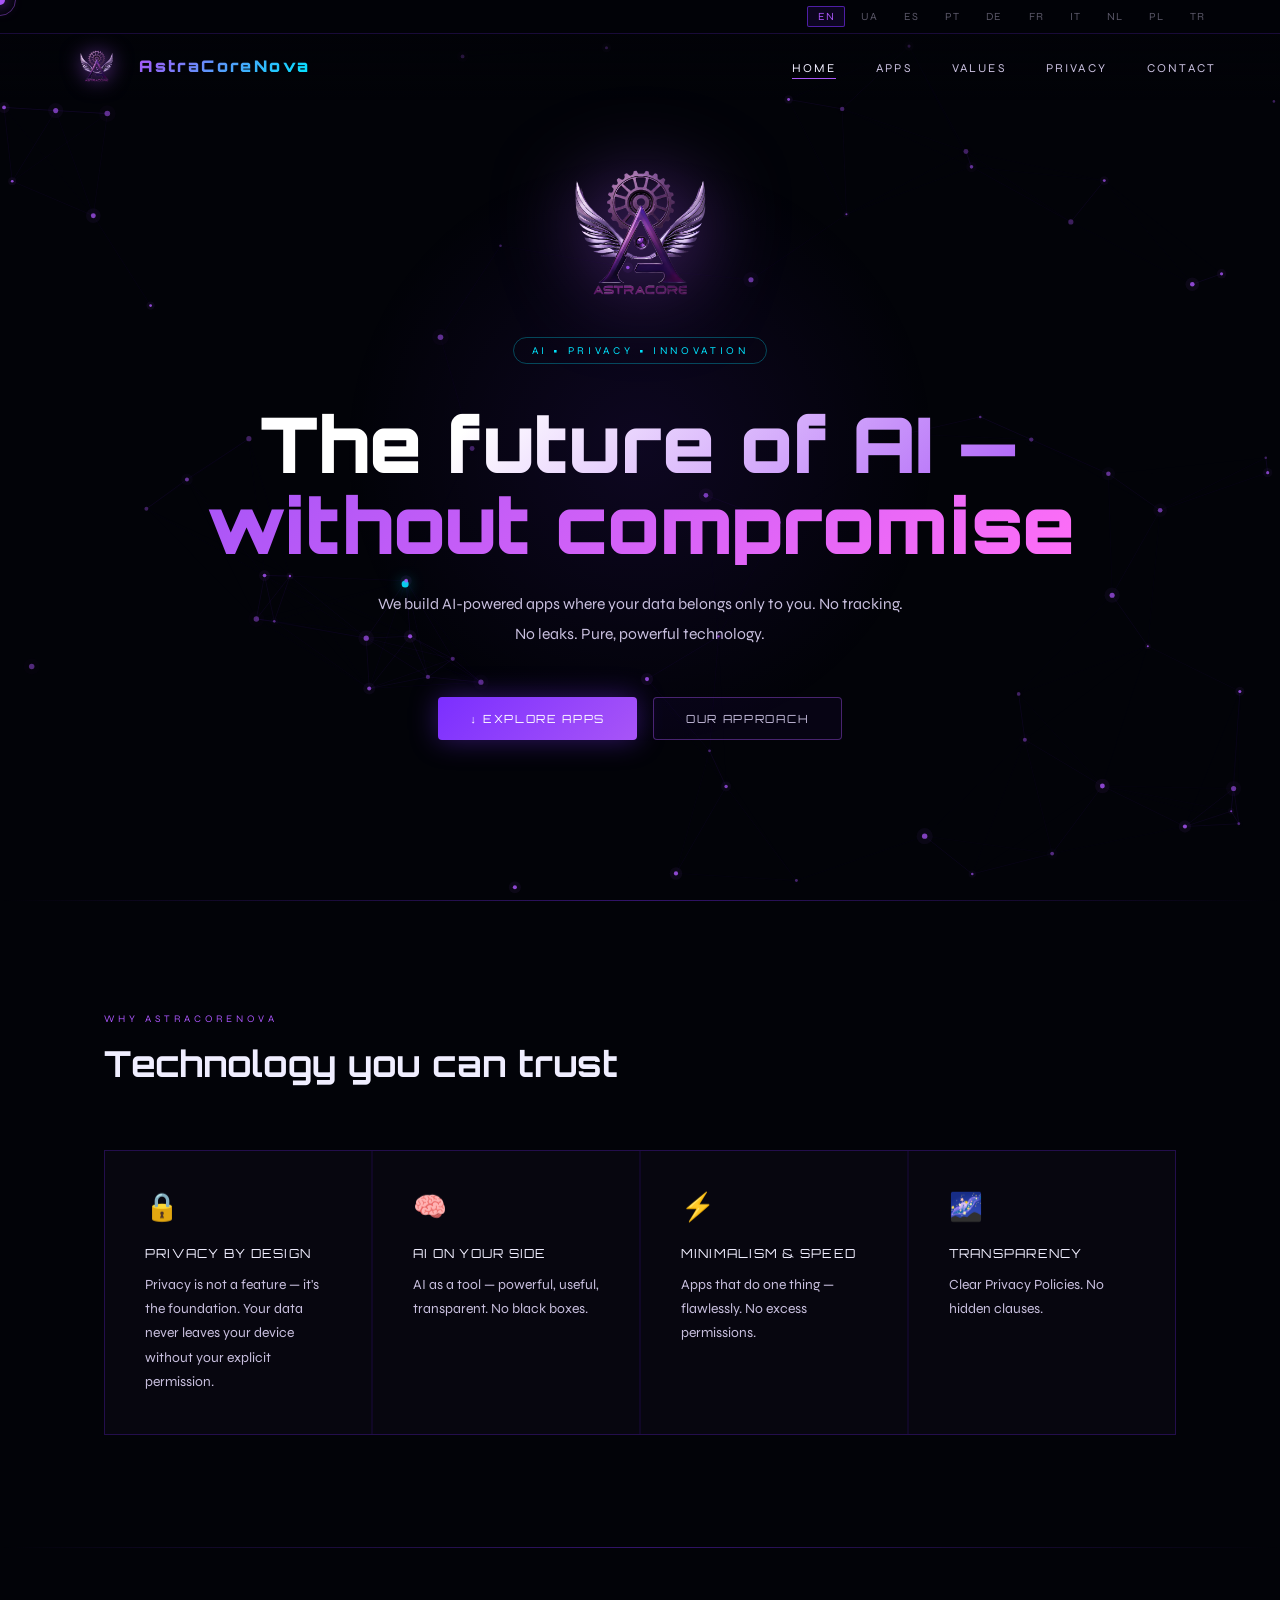
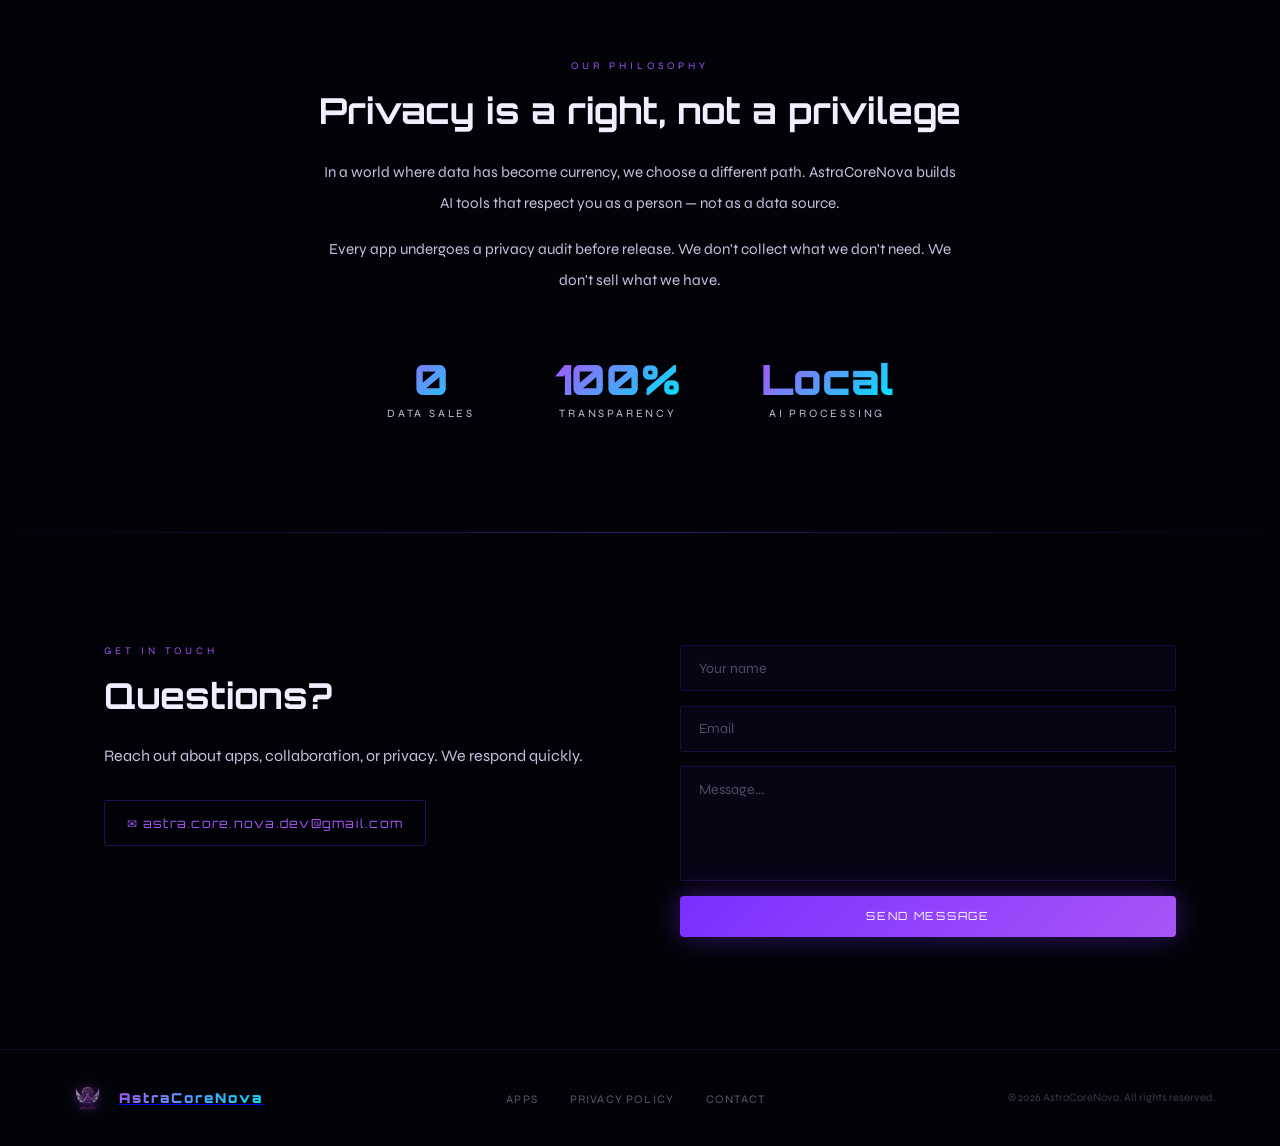
<file: index.html>
<!DOCTYPE html>
<html lang="en">
<head>
<meta charset="UTF-8">
<meta name="viewport" content="width=device-width, initial-scale=1.0">
<title>AstraCoreNova — AI Apps, Privacy First</title>
<link href="https://fonts.googleapis.com/css2?family=Orbitron:wght@400;700;900&family=Syne:wght@300;400;600&display=swap" rel="stylesheet">
<style>
:root{--void:#020308;--deep:#07060f;--purple:#7b2fff;--glow:#a855f7;--dim:#4c1d95;--silver:#c8bfde;--white:#f0eeff;--cyan:#00e5ff;--pink:#ff6ef7;}
*{margin:0;padding:0;box-sizing:border-box;}
html{scroll-behavior:smooth;}
body{background:var(--void);color:var(--white);font-family:'Syne',sans-serif;overflow-x:hidden;cursor:none;}
#cur{position:fixed;width:10px;height:10px;background:var(--glow);border-radius:50%;pointer-events:none;z-index:9999;transform:translate(-50%,-50%);box-shadow:0 0 16px var(--glow);}
#cur2{position:fixed;width:32px;height:32px;border:1px solid rgba(168,85,247,.45);border-radius:50%;pointer-events:none;z-index:9998;transform:translate(-50%,-50%);}
#cv{position:fixed;top:0;left:0;width:100%;height:100%;z-index:0;pointer-events:none;}
.lbar{position:fixed;top:0;left:0;right:0;z-index:200;background:rgba(2,3,8,.97);border-bottom:1px solid rgba(123,47,255,.2);padding:.35rem 4rem;display:flex;justify-content:flex-end;flex-wrap:wrap;gap:.3rem;}
.lb{background:none;border:1px solid transparent;color:rgba(200,191,222,.45);font-family:'Syne',sans-serif;font-size:.68rem;letter-spacing:.1em;padding:.2rem .6rem;cursor:none;transition:all .2s;border-radius:2px;text-transform:uppercase;}
.lb:hover{color:var(--silver);border-color:rgba(123,47,255,.3);}
.lb.on{color:var(--glow);border-color:rgba(123,47,255,.6);background:rgba(123,47,255,.1);}
nav{position:fixed;top:32px;left:0;right:0;z-index:100;padding:1rem 4rem;display:flex;align-items:center;justify-content:space-between;background:linear-gradient(to bottom,rgba(2,3,8,.92),transparent);}
.hamburger{display:none;flex-direction:column;gap:5px;background:none;border:none;cursor:pointer;padding:.4rem;}
.hamburger span{display:block;width:22px;height:2px;background:var(--silver);transition:all .3s;}
.hamburger.open span:nth-child(1){transform:translateY(7px) rotate(45deg);}
.hamburger.open span:nth-child(2){opacity:0;}
.hamburger.open span:nth-child(3){transform:translateY(-7px) rotate(-45deg);}
.mobile-menu{display:none;position:fixed;top:0;left:0;right:0;bottom:0;background:rgba(2,3,8,.97);z-index:99;flex-direction:column;align-items:center;justify-content:center;gap:2rem;}
.mobile-menu.open{display:flex;}
.mobile-menu a{color:var(--silver);text-decoration:none;font-family:'Orbitron',monospace;font-size:1.1rem;letter-spacing:.2em;text-transform:uppercase;transition:color .3s;}
.mobile-menu a:hover{color:var(--white);}
.nlogo{display:flex;align-items:center;gap:.65rem;text-decoration:none;}
.nlogo img{height:36px;width:auto;filter:drop-shadow(0 0 10px rgba(168,85,247,.7));transition:filter .3s;}
.nlogo:hover img{filter:drop-shadow(0 0 18px rgba(168,85,247,1));}
.nlogo-t{font-family:'Orbitron',monospace;font-weight:900;font-size:1rem;letter-spacing:.15em;background:linear-gradient(135deg,var(--glow),var(--cyan));-webkit-background-clip:text;-webkit-text-fill-color:transparent;}
.nlinks{display:flex;gap:2.5rem;list-style:none;}
.nlinks a{color:var(--silver);text-decoration:none;font-size:.75rem;letter-spacing:.18em;text-transform:uppercase;transition:color .3s;position:relative;cursor:none;}
.nlinks a::after{content:'';position:absolute;bottom:-4px;left:0;width:0;height:1px;background:var(--glow);transition:width .3s;}
.nlinks a:hover{color:var(--white);}
.nlinks a:hover::after{width:100%;}
.nlinks a.active::after{width:100%;}
.nlinks a.active{color:var(--white);}
.hero{position:relative;min-height:100vh;display:flex;flex-direction:column;align-items:center;justify-content:center;text-align:center;padding:2rem;z-index:1;}
.hero-orb{position:absolute;width:600px;height:600px;border-radius:50%;background:radial-gradient(circle,rgba(123,47,255,.1) 0%,transparent 70%);top:50%;left:50%;transform:translate(-50%,-50%);animation:porb 8s ease-in-out infinite;pointer-events:none;}
@keyframes porb{0%,100%{transform:translate(-50%,-50%) scale(1);opacity:.5;}50%{transform:translate(-50%,-50%) scale(1.18);opacity:.9;}}
.hero-logo{height:145px;width:auto;margin-bottom:2rem;filter:drop-shadow(0 0 40px rgba(168,85,247,.55));animation:fin 1s .1s both;}
.hero-badge{display:inline-block;font-size:.65rem;letter-spacing:.35em;text-transform:uppercase;color:var(--cyan);border:1px solid rgba(0,229,255,.3);padding:.38rem 1.1rem;border-radius:2rem;margin-bottom:2.5rem;animation:fin 1s .3s both;}
.hero-h{font-family:'Orbitron',monospace;font-weight:900;font-size:clamp(2.2rem,6vw,5rem);line-height:1.05;margin-bottom:1.5rem;animation:fup 1s .5s both;}
.hero-h .l1{display:block;background:linear-gradient(135deg,#fff 30%,var(--glow));-webkit-background-clip:text;-webkit-text-fill-color:transparent;}
.hero-h .l2{display:block;background:linear-gradient(135deg,var(--glow),var(--pink));-webkit-background-clip:text;-webkit-text-fill-color:transparent;}
.hero-sub{max-width:540px;color:var(--silver);font-size:.98rem;line-height:1.9;font-weight:300;margin-bottom:3rem;animation:fup 1s .7s both;}
.hero-cta{display:flex;gap:1rem;animation:fup 1s .9s both;flex-wrap:wrap;justify-content:center;}
@keyframes fin{from{opacity:0;}to{opacity:1;}}
@keyframes fup{from{opacity:0;transform:translateY(22px);}to{opacity:1;transform:none;}}
.btn{display:inline-flex;align-items:center;gap:.55rem;padding:.85rem 2rem;font-family:'Orbitron',monospace;font-size:.7rem;letter-spacing:.15em;text-transform:uppercase;border-radius:4px;text-decoration:none;cursor:none;transition:all .3s;}
.btn-p{background:linear-gradient(135deg,var(--purple),var(--glow));color:#fff;border:none;box-shadow:0 0 28px rgba(123,47,255,.4);}
.btn-p:hover{transform:translateY(-2px);box-shadow:0 0 48px rgba(123,47,255,.7);}
.btn-g{border:1px solid rgba(168,85,247,.4);color:var(--silver);background:rgba(123,47,255,.05);}
.btn-g:hover{border-color:var(--glow);color:var(--white);background:rgba(123,47,255,.15);}
.div{width:100%;height:1px;background:linear-gradient(to right,transparent,rgba(123,47,255,.4),transparent);position:relative;z-index:1;}
section{position:relative;z-index:1;padding:7rem 4rem;max-width:1200px;margin:0 auto;}
.stag{font-size:.63rem;letter-spacing:.4em;text-transform:uppercase;color:var(--glow);margin-bottom:1rem;display:block;}
.stitle{font-family:'Orbitron',monospace;font-size:clamp(1.6rem,2.8vw,2.5rem);font-weight:700;margin-bottom:1.5rem;}
.vgrid{display:grid;grid-template-columns:repeat(auto-fit,minmax(260px,1fr));gap:1.5px;margin-top:4rem;background:rgba(123,47,255,.12);border:1px solid rgba(123,47,255,.18);}
.vcard{background:var(--deep);padding:2.5rem;position:relative;overflow:hidden;transition:background .3s;}
.vcard::before{content:'';position:absolute;top:0;left:0;width:3px;height:0;background:var(--glow);transition:height .4s;}
.vcard:hover{background:rgba(123,47,255,.07);}
.vcard:hover::before{height:100%;}
.vicon{font-size:1.7rem;margin-bottom:1.4rem;display:block;}
.vtitle{font-family:'Orbitron',monospace;font-size:.78rem;letter-spacing:.1em;text-transform:uppercase;color:var(--white);margin-bottom:.7rem;}
.vtext{color:var(--silver);font-size:.87rem;line-height:1.75;font-weight:300;}
.pcenter{text-align:center;}
.pmani{max-width:640px;margin:0 auto 4rem;}
.pmani p{color:var(--silver);font-size:.95rem;line-height:2;font-weight:300;margin-bottom:1rem;}
.ppillars{display:flex;justify-content:center;gap:5rem;flex-wrap:wrap;}
.pnum{font-family:'Orbitron',monospace;font-size:2.6rem;font-weight:900;background:linear-gradient(135deg,var(--glow),var(--cyan));-webkit-background-clip:text;-webkit-text-fill-color:transparent;display:block;line-height:1;}
.plabel{color:var(--silver);font-size:.7rem;letter-spacing:.25em;text-transform:uppercase;margin-top:.4rem;display:block;}
.cwrap{display:grid;grid-template-columns:1fr 1fr;gap:5rem;align-items:start;}
.cinfo p{color:var(--silver);line-height:1.8;font-weight:300;margin-bottom:1.8rem;}
.cemail{display:inline-flex;align-items:center;gap:.7rem;color:var(--glow);text-decoration:none;font-family:'Orbitron',monospace;font-size:.78rem;letter-spacing:.1em;padding:.9rem 1.4rem;border:1px solid rgba(123,47,255,.28);border-radius:2px;transition:all .3s;cursor:none;}
.cemail:hover{background:rgba(123,47,255,.09);border-color:var(--glow);}
.cform{display:flex;flex-direction:column;gap:.9rem;}
.inp{background:rgba(123,47,255,.05);border:1px solid rgba(123,47,255,.18);color:var(--white);padding:.85rem 1.1rem;font-family:'Syne',sans-serif;font-size:.88rem;outline:none;transition:border-color .3s;border-radius:2px;}
.inp:focus{border-color:var(--glow);}
.inp::placeholder{color:rgba(200,191,222,.38);}
textarea.inp{resize:none;height:115px;}
footer{position:relative;z-index:1;border-top:1px solid rgba(123,47,255,.13);padding:2.2rem 4rem;display:flex;justify-content:space-between;align-items:center;flex-wrap:wrap;gap:1.2rem;}
.flogo{display:flex;align-items:center;gap:.5rem;}
.flogo img{height:26px;width:auto;filter:drop-shadow(0 0 6px rgba(168,85,247,.45));}
.flogo-t{font-family:'Orbitron',monospace;font-weight:900;font-size:.85rem;letter-spacing:.15em;background:linear-gradient(135deg,var(--glow),var(--cyan));-webkit-background-clip:text;-webkit-text-fill-color:transparent;}
.flinks{display:flex;gap:2rem;list-style:none;flex-wrap:wrap;}
.flinks a{color:rgba(200,191,222,.45);text-decoration:none;font-size:.72rem;letter-spacing:.1em;text-transform:uppercase;transition:color .3s;cursor:none;}
.flinks a:hover{color:var(--silver);}
.fcopy{color:rgba(200,191,222,.28);font-size:.7rem;}
.rev{opacity:0;transform:translateY(28px);transition:opacity .8s,transform .8s;}
.rev.on{opacity:1;transform:none;}
::-webkit-scrollbar{width:3px;}
::-webkit-scrollbar-track{background:var(--void);}
::-webkit-scrollbar-thumb{background:var(--dim);}
@media(max-width:860px){
  body{cursor:auto;}
  #cur,#cur2{display:none;}
  .lbar{padding:.3rem .8rem;gap:.15rem;justify-content:center;}
  .lb{font-size:.6rem;padding:.18rem .45rem;}
  nav{padding:.8rem 1.2rem;top:50px;} /* Відсунула навігацію нижче, щоб не перекривала мови */
  .nlinks{display:none;}
  .hamburger{display:flex;}
  .nlogo-t{font-size:.85rem;}
  .nlogo img{height:28px;}
  .hero{padding:1.2rem 1.2rem;min-height:100svh;}
  .hero-logo{height:100px;margin-bottom:1.4rem;}
  .hero-badge{font-size:.58rem;letter-spacing:.2em;padding:.3rem .8rem;margin-bottom:1.8rem;}
  .hero-h{font-size:clamp(1.8rem,9vw,3rem);margin-bottom:1.2rem;}
  .hero-sub{font-size:.88rem;line-height:1.75;margin-bottom:2rem;}
  .hero-cta{flex-direction:column;align-items:center;gap:.75rem;}
  .btn{padding:.75rem 1.6rem;font-size:.65rem;}
  .hero-orb{width:300px;height:300px;}
  section{padding:4rem 1.2rem;}
  .stitle{font-size:clamp(1.3rem,5vw,2rem);}
  .vgrid{grid-template-columns:1fr;gap:1.5px;}
  .vcard{padding:1.8rem 1.4rem;}
  .ppillars{gap:2.5rem;}
  .pnum{font-size:2rem;}
  .cwrap{grid-template-columns:1fr;gap:2rem;}
  .cemail{font-size:.68rem;padding:.75rem 1rem;}
  footer{padding:1.5rem 1.2rem;flex-direction:column;align-items:flex-start;gap:.9rem;}
  .flinks{gap:1.2rem;}
  .fcopy{font-size:.65rem;}
}
@media(max-width:400px){
  .hero-h{font-size:1.7rem;}
  .lb{font-size:.55rem;padding:.15rem .35rem;}
}
</style>
</head>
<body>
<div id="cur"></div><div id="cur2"></div>
<canvas id="cv"></canvas>

<div class="lbar">
  <button class="lb on" onclick="setLang('en')">EN</button>
  <button class="lb" onclick="setLang('uk')">UA</button>
  <button class="lb" onclick="setLang('es')">ES</button>
  <button class="lb" onclick="setLang('pt')">PT</button>
  <button class="lb" onclick="setLang('de')">DE</button>
  <button class="lb" onclick="setLang('fr')">FR</button>
  <button class="lb" onclick="setLang('it')">IT</button>
  <button class="lb" onclick="setLang('nl')">NL</button>
  <button class="lb" onclick="setLang('pl')">PL</button>
  <button class="lb" onclick="setLang('tr')">TR</button>
</div>

<nav>
  <a href="index.html" class="nlogo">
    <img src="logo.png" alt="AstraCoreNova">
    <span class="nlogo-t">AstraCoreNova</span>
  </a>
  <ul class="nlinks">
    <li><a href="index.html" class="active" data-i="nav_home">Home</a></li>
    <li><a href="apps.html" data-i="nav_apps">Apps</a></li>
    <li><a href="#values" data-i="nav_val">Values</a></li>
    <li><a href="#privacy" data-i="nav_priv">Privacy</a></li>
    <li><a href="#contact" data-i="nav_con">Contact</a></li>
  </ul>
  <button class="hamburger" onclick="toggleMenu()" id="hamburger">
    <span></span><span></span><span></span>
  </button>
</nav>
<div class="mobile-menu" id="mobileMenu">
  <a href="index.html" data-i="nav_home" onclick="closeMenu()">Home</a>
  <a href="apps.html" data-i="nav_apps" onclick="closeMenu()">Apps</a>
  <a href="#values" data-i="nav_val" onclick="closeMenu()">Values</a>
  <a href="#privacy" data-i="nav_priv" onclick="closeMenu()">Privacy</a>
  <a href="#contact" data-i="nav_con" onclick="closeMenu()">Contact</a>
</div>

<div class="hero">
  <div class="hero-orb"></div>
  <img src="logo.png" alt="AstraCoreNova" class="hero-logo">
  <span class="hero-badge">AI &bull; Privacy &bull; Innovation</span>
  <h1 class="hero-h">
    <span class="l1" data-i="h1">The future of AI —</span>
    <span class="l2" data-i="h2">without compromise</span>
  </h1>
  <p class="hero-sub" data-i="hsub">We build AI-powered apps where your data belongs only to you. No tracking. No leaks. Pure, powerful technology.</p>
  <div class="hero-cta">
    <a href="apps.html" class="btn btn-p" data-i="hcta1">↓ Explore Apps</a>
    <a href="#privacy" class="btn btn-g" data-i="hcta2">Our Approach</a>
  </div>
</div>

<div class="div"></div>

<section id="values">
  <span class="stag" data-i="v_tag">Why AstraCoreNova</span>
  <h2 class="stitle rev" data-i="v_title">Technology you can trust</h2>
  <div class="vgrid">
    <div class="vcard rev"><span class="vicon">🔒</span><div class="vtitle" data-i="v1t">Privacy by Design</div><p class="vtext" data-i="v1d">Privacy is not a feature — it's the foundation. Every app is built so your data never leaves your device without your explicit permission.</p></div>
    <div class="vcard rev"><span class="vicon">🧠</span><div class="vtitle" data-i="v2t">AI on your side</div><p class="vtext" data-i="v2d">AI as a tool — powerful, useful, transparent. We explain what it does and why. No black boxes.</p></div>
    <div class="vcard rev"><span class="vicon">⚡</span><div class="vtitle" data-i="v3t">Minimalism &amp; Speed</div><p class="vtext" data-i="v3d">Apps that do one thing — flawlessly. No excess permissions, no bloated code. Only what you need.</p></div>
    <div class="vcard rev"><span class="vicon">🌌</span><div class="vtitle" data-i="v4t">Transparency</div><p class="vtext" data-i="v4d">Clear Privacy Policies for every app. No hidden clauses — just plain language you can understand.</p></div>
  </div>
</section>

<div class="div"></div>

<section id="privacy">
  <div class="pcenter">
    <span class="stag" data-i="p_tag">Our Philosophy</span>
    <h2 class="stitle rev" data-i="p_title">Privacy is a right, not a privilege</h2>
    <div class="pmani rev">
      <p data-i="p1">In a world where data has become currency, we choose a different path. AstraCoreNova builds AI tools that respect you as a person — not as a data source.</p>
      <p data-i="p2">Every app undergoes a privacy audit before release. We don't collect what we don't need. We don't sell what we have.</p>
    </div>
    <div class="ppillars">
      <div class="rev"><span class="pnum">0</span><span class="plabel" data-i="pi1">data sales</span></div>
      <div class="rev"><span class="pnum">100%</span><span class="plabel" data-i="pi2">transparency</span></div>
      <div class="rev"><span class="pnum">Local</span><span class="plabel" data-i="pi3">AI processing</span></div>
    </div>
  </div>
</section>

<div class="div"></div>

<section id="contact">
  <div class="cwrap">
    <div class="cinfo">
      <span class="stag" data-i="co_tag">Get in touch</span>
      <h2 class="stitle rev" data-i="co_title">Questions?</h2>
      <p class="rev" data-i="co_sub">Reach out about apps, collaboration, or privacy. We respond quickly.</p>
      <a href="mailto:astra.core.nova.dev@gmail.com" class="cemail rev">✉ astra.core.nova.dev@gmail.com</a>
    </div>
    <div class="cform rev">
      <input type="text" class="inp" data-ph="co_name" placeholder="Your name">
      <input type="email" class="inp" data-ph="co_email" placeholder="Email">
      <textarea class="inp" data-ph="co_msg" placeholder="Message..."></textarea>
      <button class="btn btn-p" style="width:100%;justify-content:center;cursor:none" onclick="handleSend(event)" data-i="co_send">Send Message</button>
    </div>
  </div>
</section>

<footer>
  <a href="index.html" class="flogo"><img src="logo.png" alt="AstraCoreNova"><span class="flogo-t">AstraCoreNova</span></a>
  <ul class="flinks">
    <li><a href="apps.html" data-i="nav_apps">Apps</a></li>
    <li><a href="astrabudget.html#privacy-policy" data-i="f_pp">Privacy Policy</a></li>
    <li><a href="#contact" data-i="nav_con">Contact</a></li>
  </ul>
  <span class="fcopy" data-i="f_copy">© 2026 AstraCoreNova. All rights reserved.</span>
</footer>

<script>
const C=document.getElementById('cur'),C2=document.getElementById('cur2');
let mx=0,my=0,rx=0,ry=0;
document.addEventListener('mousemove',e=>{mx=e.clientX;my=e.clientY;C.style.left=mx+'px';C.style.top=my+'px';});
(function loop(){rx+=(mx-rx)*.12;ry+=(my-ry)*.12;C2.style.left=rx+'px';C2.style.top=ry+'px';requestAnimationFrame(loop);})();
const cv=document.getElementById('cv'),cx=cv.getContext('2d');
let W,H,nodes=[],pulses=[];
const NC=68,MD=170,PS=3.2;
function resize(){W=cv.width=innerWidth;H=cv.height=innerHeight;}
function initNodes(){nodes=[];for(let i=0;i<NC;i++)nodes.push({x:Math.random()*W,y:Math.random()*H,vx:(Math.random()-.5)*.9,vy:(Math.random()-.5)*.9,r:Math.random()*1.8+1,ph:Math.random()*Math.PI*2});pulses=[];}
function spawnPulse(){for(let t=0;t<25;t++){const a=nodes[Math.floor(Math.random()*nodes.length)],b=nodes[Math.floor(Math.random()*nodes.length)];const dx=b.x-a.x,dy=b.y-a.y,d=Math.sqrt(dx*dx+dy*dy);if(d<MD&&d>25){pulses.push({ax:a.x,ay:a.y,bx:b.x,by:b.y,p:0,d});break;}}}
function draw(){cx.clearRect(0,0,W,H);nodes.forEach(n=>{n.x+=n.vx;n.y+=n.vy;n.ph+=.022;if(n.x<0||n.x>W)n.vx*=-1;if(n.y<0||n.y>H)n.vy*=-1;});for(let i=0;i<nodes.length;i++){for(let j=i+1;j<nodes.length;j++){const dx=nodes[j].x-nodes[i].x,dy=nodes[j].y-nodes[i].y,d=Math.sqrt(dx*dx+dy*dy);if(d<MD){cx.beginPath();cx.moveTo(nodes[i].x,nodes[i].y);cx.lineTo(nodes[j].x,nodes[j].y);cx.strokeStyle=`rgba(123,47,255,${(1-d/MD)*.15})`;cx.lineWidth=.7;cx.stroke();}}}
pulses=pulses.filter(p=>{p.p+=PS/p.d;if(p.p>=1)return false;const TR=10;for(let i=TR;i>=0;i--){const tp=Math.max(0,p.p-i*(PS/p.d)*.6);const tx=p.ax+(p.bx-p.ax)*tp,ty=p.ay+(p.by-p.ay)*tp;cx.beginPath();cx.arc(tx,ty,i===0?3.5:1.2,0,Math.PI*2);cx.fillStyle=`rgba(0,229,255,${(1-i/TR)*(i===0?.92:.45)})`;if(i===0){cx.shadowBlur=14;cx.shadowColor='rgba(0,229,255,.75)';}cx.fill();cx.shadowBlur=0;}return true;});
nodes.forEach(n=>{const g=.5+.5*Math.sin(n.ph);cx.beginPath();cx.arc(n.x,n.y,n.r*3,0,Math.PI*2);cx.fillStyle=`rgba(168,85,247,${g*.07})`;cx.fill();cx.beginPath();cx.arc(n.x,n.y,n.r,0,Math.PI*2);cx.fillStyle=`rgba(168,85,247,${.35+g*.5})`;cx.fill();});
if(Math.random()<.09)spawnPulse();requestAnimationFrame(draw);}
resize();initNodes();draw();
window.addEventListener('resize',()=>{resize();initNodes();});
document.querySelectorAll('.rev').forEach(el=>{new IntersectionObserver(entries=>{entries.forEach(e=>{if(e.isIntersecting)e.target.classList.add('on');});},{threshold:.1}).observe(el);});
function handleSend(e){e.preventDefault();const b=e.target;b.textContent='✓ Sent!';b.style.background='linear-gradient(135deg,#1a6e3c,#22c55e)';setTimeout(()=>{b.style.background='';b.setAttribute('data-i','co_send');applyLang();},3000);}
const T={
en:{nav_home:'Home',nav_apps:'Apps',nav_val:'Values',nav_priv:'Privacy',nav_con:'Contact',h1:'The future of AI —',h2:'without compromise',hsub:'We build AI-powered apps where your data belongs only to you. No tracking. No leaks. Pure, powerful technology.',hcta1:'↓ Explore Apps',hcta2:'Our Approach',v_tag:'Why AstraCoreNova',v_title:'Technology you can trust',v1t:'Privacy by Design',v1d:"Privacy is not a feature — it's the foundation. Your data never leaves your device without your explicit permission.",v2t:'AI on your side',v2d:'AI as a tool — powerful, useful, transparent. No black boxes.',v3t:'Minimalism & Speed',v3d:'Apps that do one thing — flawlessly. No excess permissions.',v4t:'Transparency',v4d:'Clear Privacy Policies. No hidden clauses.',p_tag:'Our Philosophy',p_title:'Privacy is a right, not a privilege',p1:'In a world where data has become currency, we choose a different path. AstraCoreNova builds AI tools that respect you as a person — not as a data source.',p2:"Every app undergoes a privacy audit before release. We don't collect what we don't need. We don't sell what we have.",pi1:'data sales',pi2:'transparency',pi3:'AI processing',co_tag:'Get in touch',co_title:'Questions?',co_sub:'Reach out about apps, collaboration, or privacy. We respond quickly.',co_name:'Your name',co_email:'Email',co_msg:'Message...',co_send:'Send Message',f_pp:'Privacy Policy',f_copy:'© 2026 AstraCoreNova. All rights reserved.'},
uk:{nav_home:'Головна',nav_apps:'Додатки',nav_val:'Цінності',nav_priv:'Приватність',nav_con:'Контакт',h1:'Майбутнє AI —',h2:'без компромісів',hsub:'Ми створюємо AI-додатки де ваші дані належать лише вам. Ніякого стеження.',hcta1:'↓ Переглянути додатки',hcta2:'Наш підхід',v_tag:'Чому AstraCoreNova',v_title:'Технологія якій можна довіряти',v1t:'Privacy by Design',v1d:'Приватність — основа. Дані не залишають пристрій без вашого дозволу.',v2t:'AI на вашій стороні',v2d:'AI як інструмент — потужний, прозорий.',v3t:'Мінімалізм і швидкість',v3d:'Додатки що роблять одну річ бездоганно.',v4t:'Прозорість',v4d:'Чіткі Privacy Policy. Ніяких прихованих умов.',p_tag:'Наша філософія',p_title:'Приватність — право а не привілей',p1:'У світі де дані стали валютою ми обираємо інший шлях.',p2:'Кожен додаток проходить аудит приватності.',pi1:'продажів даних',pi2:'прозорості',pi3:'обробка AI',co_tag:"Зв'язок",co_title:'Залишились питання?',co_sub:'Звертайтесь з будь-яких питань. Відповідаємо швидко.',co_name:"Ваше ім'я",co_email:'Email',co_msg:'Повідомлення...',co_send:'Надіслати',f_pp:'Політика конфіденційності',f_copy:'© 2026 AstraCoreNova. Всі права захищені.'},
es:{nav_home:'Inicio',nav_apps:'Apps',nav_val:'Valores',nav_priv:'Privacidad',nav_con:'Contacto',h1:'El futuro de la IA —',h2:'sin compromisos',hsub:'Creamos apps de IA donde tus datos son solo tuyos. Sin rastreo. Sin filtraciones.',hcta1:'↓ Explorar Apps',hcta2:'Nuestro enfoque',v_tag:'Por qué AstraCoreNova',v_title:'Tecnología en la que puedes confiar',v1t:'Privacy by Design',v1d:'La privacidad es la base. Tus datos nunca salen de tu dispositivo sin tu permiso.',v2t:'IA a tu lado',v2d:'IA como herramienta — potente, transparente. Sin cajas negras.',v3t:'Minimalismo y Velocidad',v3d:'Apps que hacen una cosa a la perfección. Sin permisos excesivos.',v4t:'Transparencia',v4d:'Políticas de privacidad claras. Sin cláusulas ocultas.',p_tag:'Nuestra filosofía',p_title:'La privacidad es un derecho',p1:'En un mundo donde los datos son moneda, elegimos un camino diferente. Respetamos tu privacidad.',p2:'Cada app pasa una auditoría. No recopilamos lo que no necesitamos.',pi1:'ventas de datos',pi2:'transparencia',pi3:'procesamiento IA',co_tag:'Contáctanos',co_title:'¿Preguntas?',co_sub:'Contáctanos sobre apps o privacidad. Respondemos rápido.',co_name:'Tu nombre',co_email:'Email',co_msg:'Mensaje...',co_send:'Enviar mensaje',f_pp:'Privacidad',f_copy:'© 2026 AstraCoreNova. Todos los derechos reservados.'},
pt:{nav_home:'Início',nav_apps:'Apps',nav_val:'Valores',nav_priv:'Privacidade',nav_con:'Contato',h1:'O futuro da IA —',h2:'sem compromissos',hsub:'Criamos apps de IA onde seus dados pertencem apenas a você. Sem rastreamento.',hcta1:'↓ Explorar Apps',hcta2:'Nossa abordagem',v_tag:'Por que AstraCoreNova',v_title:'Tecnologia em que você pode confiar',v1t:'Privacy by Design',v1d:'A privacidade é a base. Seus dados nunca saem do dispositivo sem permissão.',v2t:'IA ao seu lado',v2d:'IA como ferramenta — poderosa, transparente. Sem caixas pretas.',v3t:'Minimalismo e Velocidade',v3d:'Apps que fazem uma coisa perfeitamente. Sem permissões excessivas.',v4t:'Transparência',v4d:'Políticas de privacidade claras. Sem cláusulas ocultas.',p_tag:'Nossa filosofia',p_title:'A privacidade é um direito',p1:'Em um mundo onde dados são moeda, escolhemos um caminho diferente.',p2:'Cada app passa por uma auditoria. Não coletamos o que não precisamos.',pi1:'vendas de dados',pi2:'transparência',pi3:'processamento IA',co_tag:'Fale conosco',co_title:'Dúvidas?',co_sub:'Contate-nos sobre apps ou privacidade. Respondemos rápido.',co_name:'Seu nome',co_email:'Email',co_msg:'Mensagem...',co_send:'Enviar mensagem',f_pp:'Privacidade',f_copy:'© 2026 AstraCoreNova. Todos os direitos reservados.'},
de:{nav_home:'Startseite',nav_apps:'Apps',nav_val:'Werte',nav_priv:'Datenschutz',nav_con:'Kontakt',h1:'Die Zukunft der KI —',h2:'ohne Kompromisse',hsub:'Wir entwickeln KI-Apps wo Ihre Daten nur Ihnen gehören.',hcta1:'↓ Apps entdecken',hcta2:'Unser Ansatz',v_tag:'Warum AstraCoreNova',v_title:'Technologie der Sie vertrauen können',v1t:'Privacy by Design',v1d:'Datenschutz ist das Fundament.',v2t:'KI auf Ihrer Seite',v2d:'Transparente KI. Keine Black Boxes.',v3t:'Minimalismus & Geschwindigkeit',v3d:'Apps die eine Sache perfekt tun.',v4t:'Transparenz',v4d:'Klare Datenschutzrichtlinien.',p_tag:'Unsere Philosophie',p_title:'Datenschutz ist ein Recht',p1:'In einer Welt wo Daten Währung wurden wählen wir anders.',p2:'Jede App durchläuft ein Datenschutz-Audit.',pi1:'Datenverkäufe',pi2:'Transparenz',pi3:'KI-Verarbeitung',co_tag:'Kontakt',co_title:'Fragen?',co_sub:'Kontaktieren Sie uns zu Apps oder Datenschutz.',co_name:'Ihr Name',co_email:'E-Mail',co_msg:'Nachricht...',co_send:'Nachricht senden',f_pp:'Datenschutz',f_copy:'© 2026 AstraCoreNova. Alle Rechte vorbehalten.'},
fr:{nav_home:'Accueil',nav_apps:'Applications',nav_val:'Valeurs',nav_priv:'Confidentialité',nav_con:'Contact',h1:"L'avenir de l'IA —",h2:'sans compromis',hsub:"Nous créons des apps IA où vos données vous appartiennent.",hcta1:'↓ Découvrir',hcta2:'Notre approche',v_tag:'Pourquoi AstraCoreNova',v_title:'Une technologie de confiance',v1t:'Privacy by Design',v1d:"La confidentialité est le fondement.",v2t:"L'IA de votre côté",v2d:"L'IA transparente.",v3t:'Minimalisme & Vitesse',v3d:'Des apps parfaites.',v4t:'Transparence',v4d:'Politiques claires.',p_tag:'Notre philosophie',p_title:'La confidentialité est un droit',p1:'Nous choisissons un autre chemin.',p2:"Chaque app passe un audit.",pi1:'ventes de données',pi2:'transparence',pi3:'traitement IA',co_tag:'Nous contacter',co_title:'Des questions?',co_sub:'Contactez-nous pour les apps ou la confidentialité.',co_name:'Votre nom',co_email:'Email',co_msg:'Message...',co_send:'Envoyer',f_pp:'Confidentialité',f_copy:'© 2026 AstraCoreNova. Tous droits réservés.'},
it:{nav_home:'Home',nav_apps:'Applicazioni',nav_val:'Valori',nav_priv:'Privacy',nav_con:'Contatti',h1:"Il futuro dell'IA —",h2:'senza compromessi',hsub:'Creiamo app IA dove i tuoi dati appartengono solo a te.',hcta1:'↓ Scopri le App',hcta2:'Il nostro approccio',v_tag:'Perché AstraCoreNova',v_title:'Tecnologia di cui puoi fidarti',v1t:'Privacy by Design',v1d:'La privacy è il fondamento.',v2t:"L'IA dalla tua parte",v2d:"L'IA trasparente.",v3t:'Minimalismo e Velocità',v3d:'App perfette.',v4t:'Trasparenza',v4d:'Privacy Policy chiare.',p_tag:'La nostra filosofia',p_title:'La privacy è un diritto',p1:'Scegliamo un percorso diverso.',p2:'Ogni app ha un audit sulla privacy.',pi1:'vendite dati',pi2:'trasparenza',pi3:'elaborazione IA',co_tag:'Contattaci',co_title:'Domande?',co_sub:'Contattaci per app o privacy.',co_name:'Il tuo nome',co_email:'Email',co_msg:'Messaggio...',co_send:'Invia',f_pp:'Privacy',f_copy:'© 2026 AstraCoreNova. Tutti i diritti riservati.'},
nl:{nav_home:'Home',nav_apps:'Apps',nav_val:'Waarden',nav_priv:'Privacy',nav_con:'Contact',h1:'De toekomst van AI —',h2:'zonder compromissen',hsub:'We bouwen AI-apps waarbij uw gegevens alleen van u zijn. Geen tracking.',hcta1:'↓ Ontdek Apps',hcta2:'Onze aanpak',v_tag:'Waarom AstraCoreNova',v_title:'Technologie die u kunt vertrouwen',v1t:'Privacy by Design',v1d:'Privacy is de basis. Uw gegevens verlaten nooit uw apparaat zonder toestemming.',v2t:'AI aan uw kant',v2d:'Transparante AI. Geen black boxes.',v3t:'Minimalisme & Snelheid',v3d:'Apps die één ding perfect doen. Geen overbodige rechten.',v4t:'Transparantie',v4d:'Duidelijk privacybeleid. Geen verborgen clausules.',p_tag:'Onze filosofie',p_title:'Privacy is een recht',p1:'In een wereld waar data valuta is, kiezen wij een ander pad.',p2:'Elke app ondergaat een audit. We verzamelen niet wat we niet nodig hebben.',pi1:'data verkoop',pi2:'transparantie',pi3:'AI-verwerking',co_tag:'Neem contact op',co_title:'Vragen?',co_sub:'Neem contact op over apps of privacy. We reageren snel.',co_name:'Uw naam',co_email:'E-mail',co_msg:'Bericht...',co_send:'Verzenden',f_pp:'Privacybeleid',f_copy:'© 2026 AstraCoreNova. Alle rechten voorbehouden.'},
pl:{nav_home:'Strona główna',nav_apps:'Aplikacje',nav_val:'Wartości',nav_priv:'Prywatność',nav_con:'Kontakt',h1:'Przyszłość AI —',h2:'bez kompromisów',hsub:'Tworzymy aplikacje AI gdzie Twoje dane należą do Ciebie.',hcta1:'↓ Poznaj Aplikacje',hcta2:'Nasze podejście',v_tag:'Dlaczego AstraCoreNova',v_title:'Technologia której możesz zaufać',v1t:'Privacy by Design',v1d:'Prywatność to fundament.',v2t:'AI po Twojej stronie',v2d:'AI transparentne.',v3t:'Minimalizm i Szybkość',v3d:'Aplikacje doskonałe.',v4t:'Przejrzystość',v4d:'Jasne polityki.',p_tag:'Nasza filozofia',p_title:'Prywatność to prawo',p1:'Wybieramy inną drogę.',p2:'Każda aplikacja przechodzi audyt prywatności.',pi1:'sprzedaży danych',pi2:'przejrzystości',pi3:'przetwarzanie AI',co_tag:'Kontakt',co_title:'Masz pytania?',co_sub:'Skontaktuj się w sprawie aplikacji lub prywatności.',co_name:'Twoje imię',co_email:'Email',co_msg:'Wiadomość...',co_send:'Wyślij',f_pp:'Polityka prywatności',f_copy:'© 2026 AstraCoreNova. Wszelkie prawa zastrzeżone.'},
tr:{nav_home:'Ana Sayfa',nav_apps:'Uygulamalar',nav_val:'Değerler',nav_priv:'Gizlilik',nav_con:'İletişim',h1:'Yapay zekanın geleceği —',h2:'taviz vermeden',hsub:'Verilerinizin sadece size ait olduğu yapay zeka uygulamaları geliştiriyoruz. İzleme yok.',hcta1:'↓ Uygulamaları Keşfet',hcta2:'Yaklaşımımız',v_tag:'Neden AstraCoreNova',v_title:'Güvenebileceğiniz teknoloji',v1t:'Tasarım Gereği Gizlilik',v1d:'Gizlilik temeldir. Verileriniz izniniz olmadan cihazınızdan ayrılmaz.',v2t:'Yapay Zeka yanınızda',v2d:'Şeffaf yapay zeka. Kara kutu yok.',v3t:'Minimalizm ve Hız',v3d:'Kusursuz çalışan uygulamalar. Gereksiz izinler yok.',v4t:'Şeffaflık',v4d:'Açık gizlilik politikaları. Gizli maddeler yok.',p_tag:'Felsefemiz',p_title:'Gizlilik bir haktır',p1:'Verilerin para birimi olduğu bir dünyada farklı bir yol seçiyoruz.',p2:'Her uygulama yayınlanmadan önce denetimden geçer.',pi1:'veri satışı',pi2:'şeffaflık',pi3:'YZ işleme',co_tag:'Bize ulaşın',co_title:'Sorularınız mı var?',co_sub:'Uygulamalar veya gizlilik hakkında iletişime geçin. Hızlı yanıt veririz.',co_name:'Adınız',co_email:'E-posta',co_msg:'Mesaj...',co_send:'Mesaj gönder',f_pp:'Gizlilik Politikası',f_copy:'© 2026 AstraCoreNova. Tüm hakları saklıdır.'}
};
let lang=localStorage.getItem('acn_lang')||'en';
function setLang(l){lang=l;localStorage.setItem('acn_lang',l);document.querySelectorAll('.lb').forEach(b=>b.classList.toggle('on',b.textContent===l.toUpperCase()));applyLang();}
function applyLang(){const t=T[lang];document.querySelectorAll('[data-i]').forEach(el=>{const k=el.getAttribute('data-i');if(t[k])el.textContent=t[k];});document.querySelectorAll('[data-ph]').forEach(el=>{const k=el.getAttribute('data-ph');if(t[k])el.placeholder=t[k];});}
// init
function toggleMenu(){const h=document.getElementById('hamburger'),m=document.getElementById('mobileMenu');h.classList.toggle('open');m.classList.toggle('open');document.body.style.overflow=m.classList.contains('open')?'hidden':'';}
function closeMenu(){const h=document.getElementById('hamburger'),m=document.getElementById('mobileMenu');h.classList.remove('open');m.classList.remove('open');document.body.style.overflow='';}
document.querySelectorAll('.lb').forEach(b=>b.classList.toggle('on',b.textContent===lang.toUpperCase()));
applyLang();
</script>
</body>
</html>
</file>
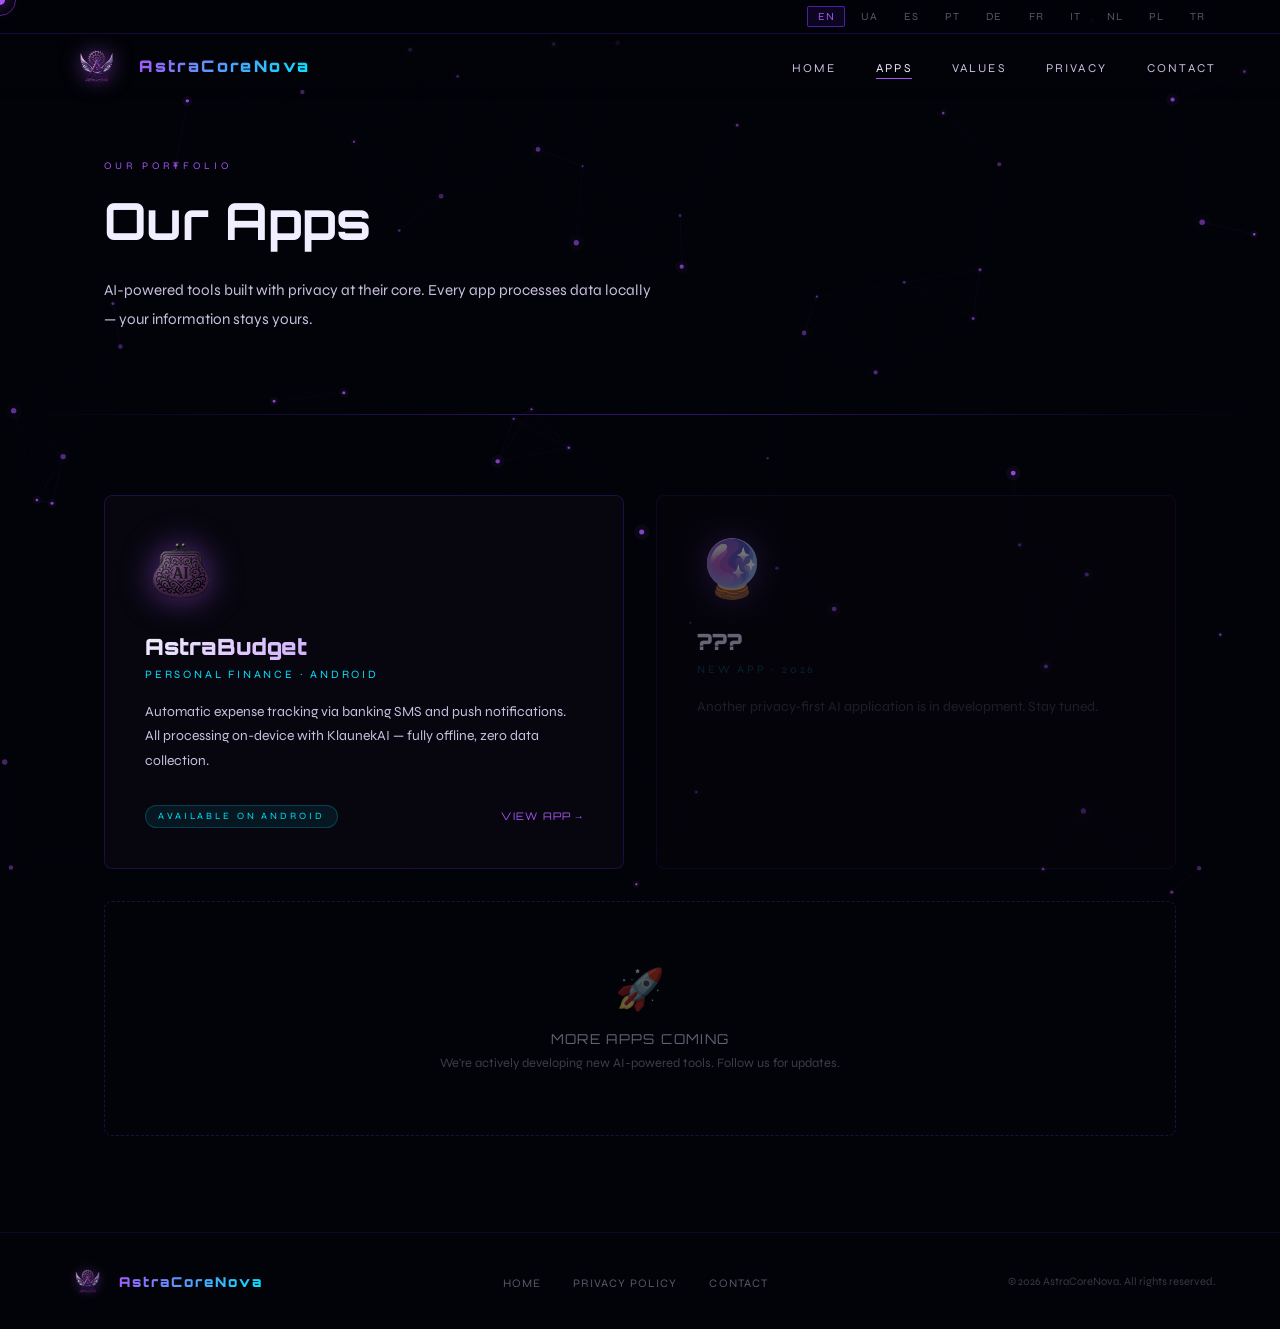
<file: apps.html>
<!DOCTYPE html>
<html lang="en">
<head>
<meta charset="UTF-8">
<meta name="viewport" content="width=device-width, initial-scale=1.0">
<title>Apps — AstraCoreNova</title>
<link href="https://fonts.googleapis.com/css2?family=Orbitron:wght@400;700;900&family=Syne:wght@300;400;600&display=swap" rel="stylesheet">
<style>
:root{--void:#020308;--deep:#07060f;--purple:#7b2fff;--glow:#a855f7;--dim:#4c1d95;--silver:#c8bfde;--white:#f0eeff;--cyan:#00e5ff;--pink:#ff6ef7;}
*{margin:0;padding:0;box-sizing:border-box;}
html{scroll-behavior:smooth;}
body{background:var(--void);color:var(--white);font-family:'Syne',sans-serif;overflow-x:hidden;cursor:none;}
#cur{position:fixed;width:10px;height:10px;background:var(--glow);border-radius:50%;pointer-events:none;z-index:9999;transform:translate(-50%,-50%);box-shadow:0 0 16px var(--glow);}
#cur2{position:fixed;width:32px;height:32px;border:1px solid rgba(168,85,247,.45);border-radius:50%;pointer-events:none;z-index:9998;transform:translate(-50%,-50%);}
#cv{position:fixed;top:0;left:0;width:100%;height:100%;z-index:0;pointer-events:none;}
.lbar{position:fixed;top:0;left:0;right:0;z-index:200;background:rgba(2,3,8,.97);border-bottom:1px solid rgba(123,47,255,.2);padding:.35rem 4rem;display:flex;justify-content:flex-end;flex-wrap:wrap;gap:.3rem;}
.lb{background:none;border:1px solid transparent;color:rgba(200,191,222,.45);font-family:'Syne',sans-serif;font-size:.68rem;letter-spacing:.1em;padding:.2rem .6rem;cursor:none;transition:all .2s;border-radius:2px;text-transform:uppercase;}
.lb:hover{color:var(--silver);border-color:rgba(123,47,255,.3);}
.lb.on{color:var(--glow);border-color:rgba(123,47,255,.6);background:rgba(123,47,255,.1);}
nav{position:fixed;top:32px;left:0;right:0;z-index:100;padding:1rem 4rem;display:flex;align-items:center;justify-content:space-between;background:linear-gradient(to bottom,rgba(2,3,8,.92),transparent);}
.hamburger{display:none;flex-direction:column;gap:5px;background:none;border:none;cursor:pointer;padding:.4rem;}
.hamburger span{display:block;width:22px;height:2px;background:var(--silver);transition:all .3s;}
.hamburger.open span:nth-child(1){transform:translateY(7px) rotate(45deg);}
.hamburger.open span:nth-child(2){opacity:0;}
.hamburger.open span:nth-child(3){transform:translateY(-7px) rotate(-45deg);}
.mobile-menu{display:none;position:fixed;top:0;left:0;right:0;bottom:0;background:rgba(2,3,8,.97);z-index:99;flex-direction:column;align-items:center;justify-content:center;gap:2rem;}
.mobile-menu.open{display:flex;}
.mobile-menu a{color:var(--silver);text-decoration:none;font-family:'Orbitron',monospace;font-size:1.1rem;letter-spacing:.2em;text-transform:uppercase;transition:color .3s;}
.mobile-menu a:hover{color:var(--white);}
.nlogo{display:flex;align-items:center;gap:.65rem;text-decoration:none;}
.nlogo img{height:36px;width:auto;filter:drop-shadow(0 0 10px rgba(168,85,247,.7));transition:filter .3s;}
.nlogo:hover img{filter:drop-shadow(0 0 18px rgba(168,85,247,1));}
.nlogo-t{font-family:'Orbitron',monospace;font-weight:900;font-size:1rem;letter-spacing:.15em;background:linear-gradient(135deg,var(--glow),var(--cyan));-webkit-background-clip:text;-webkit-text-fill-color:transparent;}
.nlinks{display:flex;gap:2.5rem;list-style:none;}
.nlinks a{color:var(--silver);text-decoration:none;font-size:.75rem;letter-spacing:.18em;text-transform:uppercase;transition:color .3s;position:relative;cursor:none;}
.nlinks a::after{content:'';position:absolute;bottom:-4px;left:0;width:0;height:1px;background:var(--glow);transition:width .3s;}
.nlinks a:hover{color:var(--white);}
.nlinks a:hover::after,.nlinks a.active::after{width:100%;}
.nlinks a.active{color:var(--white);}
.div{width:100%;height:1px;background:linear-gradient(to right,transparent,rgba(123,47,255,.4),transparent);position:relative;z-index:1;}
.stag{font-size:.63rem;letter-spacing:.4em;text-transform:uppercase;color:var(--glow);margin-bottom:1rem;display:block;}
.stitle{font-family:'Orbitron',monospace;font-size:clamp(1.6rem,2.8vw,2.5rem);font-weight:700;margin-bottom:1.5rem;}
.rev{opacity:0;transform:translateY(28px);transition:opacity .8s,transform .8s;}
.rev.on{opacity:1;transform:none;}
/* Hero */
.page-hero{position:relative;z-index:1;padding:10rem 4rem 5rem;max-width:1200px;margin:0 auto;}
.page-hero p{color:var(--silver);font-size:.95rem;line-height:1.9;font-weight:300;max-width:560px;margin-top:1rem;}
/* Apps grid */
.apps-section{position:relative;z-index:1;padding:2rem 4rem 6rem;max-width:1200px;margin:0 auto;}
.apps-grid{display:grid;grid-template-columns:repeat(auto-fill,minmax(340px,1fr));gap:2rem;margin-top:3rem;}
.app-card{background:var(--deep);border:1px solid rgba(123,47,255,.2);border-radius:8px;padding:2.5rem;position:relative;overflow:hidden;transition:all .35s;text-decoration:none;display:block;cursor:none;}
.app-card::before{content:'';position:absolute;inset:0;background:radial-gradient(circle at 50% 0%,rgba(168,85,247,.07),transparent 60%);opacity:0;transition:opacity .35s;}
.app-card:hover{border-color:rgba(168,85,247,.5);transform:translateY(-4px);box-shadow:0 20px 60px rgba(123,47,255,.15);}
.app-card:hover::before{opacity:1;}
.app-card.dimmed{opacity:.45;pointer-events:none;}
.app-card-icon{font-size:3.5rem;display:block;margin-bottom:1.5rem;filter:drop-shadow(0 0 16px rgba(168,85,247,.4));}
.app-card-name{font-family:'Orbitron',monospace;font-size:1.4rem;font-weight:900;background:linear-gradient(135deg,var(--white),var(--glow));-webkit-background-clip:text;-webkit-text-fill-color:transparent;margin-bottom:.5rem;}
.app-card-tag{font-size:.7rem;letter-spacing:.25em;text-transform:uppercase;color:var(--cyan);margin-bottom:1.2rem;display:block;}
.app-card-desc{color:var(--silver);font-size:.87rem;line-height:1.75;font-weight:300;margin-bottom:2rem;}
.app-card-footer{display:flex;align-items:center;justify-content:space-between;flex-wrap:wrap;gap:.8rem;}
.app-status{font-size:.6rem;letter-spacing:.3em;text-transform:uppercase;padding:.28rem .75rem;border-radius:2rem;background:rgba(0,229,255,.08);color:var(--cyan);border:1px solid rgba(0,229,255,.2);}
.app-card-arrow{font-family:'Orbitron',monospace;font-size:.65rem;letter-spacing:.12em;text-transform:uppercase;color:var(--glow);}
/* More box */
.apps-more{border:1px dashed rgba(123,47,255,.25);border-radius:8px;padding:4rem;text-align:center;margin-top:2rem;}
.apps-more-icon{font-size:2.5rem;display:block;margin-bottom:1rem;opacity:.4;}
.apps-more-t{font-family:'Orbitron',monospace;font-size:.85rem;letter-spacing:.1em;text-transform:uppercase;color:var(--silver);opacity:.5;margin-bottom:.5rem;}
.apps-more-s{color:rgba(200,191,222,.3);font-size:.8rem;}
/* Footer */
footer{position:relative;z-index:1;border-top:1px solid rgba(123,47,255,.13);padding:2.2rem 4rem;display:flex;justify-content:space-between;align-items:center;flex-wrap:wrap;gap:1.2rem;}
.flogo{display:flex;align-items:center;gap:.5rem;text-decoration:none;}
.flogo img{height:26px;width:auto;filter:drop-shadow(0 0 6px rgba(168,85,247,.45));}
.flogo-t{font-family:'Orbitron',monospace;font-weight:900;font-size:.85rem;letter-spacing:.15em;background:linear-gradient(135deg,var(--glow),var(--cyan));-webkit-background-clip:text;-webkit-text-fill-color:transparent;}
.flinks{display:flex;gap:2rem;list-style:none;flex-wrap:wrap;}
.flinks a{color:rgba(200,191,222,.45);text-decoration:none;font-size:.72rem;letter-spacing:.1em;text-transform:uppercase;transition:color .3s;cursor:none;}
.flinks a:hover{color:var(--silver);}
.fcopy{color:rgba(200,191,222,.28);font-size:.7rem;}
::-webkit-scrollbar{width:3px;}
::-webkit-scrollbar-track{background:var(--void);}
::-webkit-scrollbar-thumb{background:var(--dim);}
@media(max-width:860px){
  body{cursor:auto;}
  #cur,#cur2{display:none;}
  .lbar{padding:.3rem .8rem;gap:.15rem;justify-content:center;}
  .lb{font-size:.6rem;padding:.18rem .45rem;}
  nav{padding:.8rem 1.2rem;top:50px;} /* Відступ для мов */
  .nlinks{display:none;}
  .hamburger{display:flex;}
  .nlogo-t{font-size:.85rem;}
  .nlogo img{height:28px;}
  .page-hero{padding:7rem 1.2rem 3rem;}
  .page-hero p{font-size:.88rem;}
  .stitle{font-size:clamp(1.3rem,5vw,2rem);}
  .apps-section{padding:1.5rem 1.2rem 4rem;}
  .apps-grid{grid-template-columns:1fr;gap:1.2rem;margin-top:2rem;}
  .app-card{padding:1.8rem 1.4rem;}
  .apps-more{padding:1.5rem;}
  footer{padding:1.5rem 1.2rem;flex-direction:column;align-items:flex-start;gap:.9rem;}
  .flinks{gap:1.2rem;}
}
@media(max-width:400px){
  .lb{font-size:.55rem;padding:.15rem .35rem;}
}
</style>
</head>
<body>
<div id="cur"></div><div id="cur2"></div>
<canvas id="cv"></canvas>

<div class="lbar">
  <button class="lb on" onclick="setLang('en')">EN</button>
  <button class="lb" onclick="setLang('uk')">UA</button>
  <button class="lb" onclick="setLang('es')">ES</button>
  <button class="lb" onclick="setLang('pt')">PT</button>
  <button class="lb" onclick="setLang('de')">DE</button>
  <button class="lb" onclick="setLang('fr')">FR</button>
  <button class="lb" onclick="setLang('it')">IT</button>
  <button class="lb" onclick="setLang('nl')">NL</button>
  <button class="lb" onclick="setLang('pl')">PL</button>
  <button class="lb" onclick="setLang('tr')">TR</button>
</div>

<nav>
  <a href="index.html" class="nlogo">
    <img src="logo.png" alt="AstraCoreNova">
    <span class="nlogo-t">AstraCoreNova</span>
  </a>
  <ul class="nlinks">
    <li><a href="index.html" data-i="nav_home">Home</a></li>
    <li><a href="apps.html" class="active" data-i="nav_apps">Apps</a></li>
    <li><a href="index.html#values" data-i="nav_val">Values</a></li>
    <li><a href="index.html#privacy" data-i="nav_priv">Privacy</a></li>
    <li><a href="index.html#contact" data-i="nav_con">Contact</a></li>
  </ul>
  <button class="hamburger" onclick="toggleMenu()" id="hamburger">
    <span></span><span></span><span></span>
  </button>
</nav>
<div class="mobile-menu" id="mobileMenu">
  <a href="index.html" data-i="nav_home" onclick="closeMenu()">Home</a>
  <a href="apps.html" data-i="nav_apps" onclick="closeMenu()">Apps</a>
  <a href="index.html#values" data-i="nav_val" onclick="closeMenu()">Values</a>
  <a href="index.html#privacy" data-i="nav_priv" onclick="closeMenu()">Privacy</a>
  <a href="index.html#contact" data-i="nav_con" onclick="closeMenu()">Contact</a>
</div>

<div class="page-hero">
  <span class="stag" data-i="a_tag">Our Portfolio</span>
  <h1 class="stitle" style="font-size:clamp(2rem,4vw,3.5rem)" data-i="apps_title">Our Apps</h1>
  <p data-i="apps_sub">AI-powered tools built with privacy at their core. Every app processes data locally — your information stays yours.</p>
</div>

<div class="div"></div>

<div class="apps-section">
  <div class="apps-grid">
    <a href="astrabudget.html" class="app-card rev">
      <img src="logo.AstraBudget.png" alt="AstraBudget" style="width:72px;height:72px;object-fit:contain;display:block;margin-bottom:1.5rem;filter:drop-shadow(0 0 16px rgba(168,85,247,.5));">
      <div class="app-card-name">AstraBudget</div>
      <span class="app-card-tag" data-i="ab_card_tag">Personal Finance · Android</span>
      <p class="app-card-desc" data-i="ab_card_desc">Automatic expense tracking via banking SMS and push notifications. All processing on-device with KlaunekAI — fully offline, zero data collection.</p>
      <div class="app-card-footer">
        <span class="app-status" data-i="a_badge">Available on Android</span>
        <span class="app-card-arrow" data-i="ab_card_more">View App →</span>
      </div>
    </a>
    <div class="app-card dimmed rev">
      <span class="app-card-icon">🔮</span>
      <div class="app-card-name" style="-webkit-text-fill-color:rgba(200,191,222,.25)">???</div>
      <span class="app-card-tag" style="opacity:.3" data-i="apps_soon_tag">New App · 2026</span>
      <p class="app-card-desc" style="opacity:.3" data-i="apps_soon_desc">Another privacy-first AI application is in development. Stay tuned.</p>
    </div>
  </div>

  <div class="apps-more rev">
    <span class="apps-more-icon">🚀</span>
    <div class="apps-more-t" data-i="apps_more_t">More Apps Coming</div>
    <p class="apps-more-s" data-i="apps_more_s">We're actively developing new AI-powered tools. Follow us for updates.</p>
  </div>
</div>

<footer>
  <a href="index.html" class="flogo"><img src="logo.png" alt="AstraCoreNova"><span class="flogo-t">AstraCoreNova</span></a>
  <ul class="flinks">
    <li><a href="index.html" data-i="nav_home">Home</a></li>
    <li><a href="astrabudget.html#privacy-policy" data-i="f_pp">Privacy Policy</a></li>
    <li><a href="index.html#contact" data-i="nav_con">Contact</a></li>
  </ul>
  <span class="fcopy" data-i="f_copy">© 2026 AstraCoreNova. All rights reserved.</span>
</footer>

<script>
const C=document.getElementById('cur'),C2=document.getElementById('cur2');
let mx=0,my=0,rx=0,ry=0;
document.addEventListener('mousemove',e=>{mx=e.clientX;my=e.clientY;C.style.left=mx+'px';C.style.top=my+'px';});
(function loop(){rx+=(mx-rx)*.12;ry+=(my-ry)*.12;C2.style.left=rx+'px';C2.style.top=ry+'px';requestAnimationFrame(loop);})();
const cv=document.getElementById('cv'),cx=cv.getContext('2d');
let W,H,nodes=[],pulses=[];
const NC=68,MD=170,PS=3.2;
function resize(){W=cv.width=innerWidth;H=cv.height=innerHeight;}
function initNodes(){nodes=[];for(let i=0;i<NC;i++)nodes.push({x:Math.random()*W,y:Math.random()*H,vx:(Math.random()-.5)*.9,vy:(Math.random()-.5)*.9,r:Math.random()*1.8+1,ph:Math.random()*Math.PI*2});pulses=[];}
function spawnPulse(){for(let t=0;t<25;t++){const a=nodes[Math.floor(Math.random()*nodes.length)],b=nodes[Math.floor(Math.random()*nodes.length)];const dx=b.x-a.x,dy=b.y-a.y,d=Math.sqrt(dx*dx+dy*dy);if(d<MD&&d>25){pulses.push({ax:a.x,ay:a.y,bx:b.x,by:b.y,p:0,d});break;}}}
function draw(){cx.clearRect(0,0,W,H);nodes.forEach(n=>{n.x+=n.vx;n.y+=n.vy;n.ph+=.022;if(n.x<0||n.x>W)n.vx*=-1;if(n.y<0||n.y>H)n.vy*=-1;});for(let i=0;i<nodes.length;i++){for(let j=i+1;j<nodes.length;j++){const dx=nodes[j].x-nodes[i].x,dy=nodes[j].y-nodes[i].y,d=Math.sqrt(dx*dx+dy*dy);if(d<MD){cx.beginPath();cx.moveTo(nodes[i].x,nodes[i].y);cx.lineTo(nodes[j].x,nodes[j].y);cx.strokeStyle=`rgba(123,47,255,${(1-d/MD)*.15})`;cx.lineWidth=.7;cx.stroke();}}}
pulses=pulses.filter(p=>{p.p+=PS/p.d;if(p.p>=1)return false;const TR=10;for(let i=TR;i>=0;i--){const tp=Math.max(0,p.p-i*(PS/p.d)*.6);const tx=p.ax+(p.bx-p.ax)*tp,ty=p.ay+(p.by-p.ay)*tp;cx.beginPath();cx.arc(tx,ty,i===0?3.5:1.2,0,Math.PI*2);cx.fillStyle=`rgba(0,229,255,${(1-i/TR)*(i===0?.92:.45)})`;if(i===0){cx.shadowBlur=14;cx.shadowColor='rgba(0,229,255,.75)';}cx.fill();cx.shadowBlur=0;}return true;});
nodes.forEach(n=>{const g=.5+.5*Math.sin(n.ph);cx.beginPath();cx.arc(n.x,n.y,n.r*3,0,Math.PI*2);cx.fillStyle=`rgba(168,85,247,${g*.07})`;cx.fill();cx.beginPath();cx.arc(n.x,n.y,n.r,0,Math.PI*2);cx.fillStyle=`rgba(168,85,247,${.35+g*.5})`;cx.fill();});
if(Math.random()<.09)spawnPulse();requestAnimationFrame(draw);}
resize();initNodes();draw();
window.addEventListener('resize',()=>{resize();initNodes();});
document.querySelectorAll('.rev').forEach(el=>{new IntersectionObserver(entries=>{entries.forEach(e=>{if(e.isIntersecting)e.target.classList.add('on');});},{threshold:.1}).observe(el);});
const T={
en:{nav_home:'Home',nav_apps:'Apps',nav_val:'Values',nav_priv:'Privacy',nav_con:'Contact',a_tag:'Our Portfolio',apps_title:'Our Apps',apps_sub:'AI-powered tools built with privacy at their core. Every app processes data locally — your information stays yours.',ab_card_tag:'Personal Finance · Android',ab_card_desc:'Automatic expense tracking via banking SMS and push notifications. All processing on-device with KlaunekAI — fully offline, zero data collection.',a_badge:'Available on Android',ab_card_more:'View App →',apps_soon_tag:'New App · 2026',apps_soon_desc:'Another privacy-first AI application is in development. Stay tuned.',apps_more_t:'More Apps Coming',apps_more_s:"We're actively developing new AI-powered tools. Follow us for updates.",f_pp:'Privacy Policy',f_copy:'© 2026 AstraCoreNova. All rights reserved.'},
uk:{nav_home:'Головна',nav_apps:'Додатки',nav_val:'Цінності',nav_priv:'Приватність',nav_con:'Контакт',a_tag:'Наш портфель',apps_title:'Наші Додатки',apps_sub:'AI-інструменти з приватністю в основі. Вся обробка локально на пристрої.',ab_card_tag:'Особисті фінанси · Android',ab_card_desc:'Автоматичне відстеження витрат через банківські SMS та push. Вся обробка на пристрої через KlaunekAI — офлайн, без збору даних.',a_badge:'Доступно на Android',ab_card_more:'Детальніше →',apps_soon_tag:'Новий додаток · 2026',apps_soon_desc:'Ще один privacy-first додаток у розробці. Слідкуйте за оновленнями.',apps_more_t:'Більше додатків незабаром',apps_more_s:'Ми активно розробляємо нові AI-інструменти.',f_pp:'Політика конфіденційності',f_copy:'© 2026 AstraCoreNova. Всі права захищені.'},
es:{nav_home:'Inicio',nav_apps:'Apps',nav_val:'Valores',nav_priv:'Privacidad',nav_con:'Contacto',a_tag:'Nuestro Portafolio',apps_title:'Nuestras Apps',apps_sub:'Herramientas de IA con privacidad en su núcleo. Todos los datos se procesan localmente.',ab_card_tag:'Finanzas Personales · Android',ab_card_desc:'Seguimiento automático de gastos vía SMS y notificaciones. Todo el procesamiento en el dispositivo con KlaunekAI.',a_badge:'Disponible en Android',ab_card_more:'Ver App →',apps_soon_tag:'Nueva App · 2026',apps_soon_desc:'Otra app de IA centrada en la privacidad está en desarrollo.',apps_more_t:'Más Apps en Camino',apps_more_s:'Estamos desarrollando activamente nuevas herramientas de IA.',f_pp:'Política de Privacidad',f_copy:'© 2026 AstraCoreNova. Todos los derechos reservados.'},
pt:{nav_home:'Início',nav_apps:'Apps',nav_val:'Valores',nav_priv:'Privacidade',nav_con:'Contato',a_tag:'Nosso Portfólio',apps_title:'Nossos Apps',apps_sub:'Ferramentas de IA com privacidade em sua essência. Todos os dados são processados localmente.',ab_card_tag:'Finanças Pessoais · Android',ab_card_desc:'Rastreamento automático de despesas via SMS e notificações. Todo o processamento no dispositivo com KlaunekAI.',a_badge:'Disponível no Android',ab_card_more:'Ver App →',apps_soon_tag:'Novo App · 2026',apps_soon_desc:'Outro app de IA focado em privacidade está em desenvolvimento.',apps_more_t:'Mais Apps a Caminho',apps_more_s:'Estamos desenvolvendo ativamente novas ferramentas de IA.',f_pp:'Política de Privacidade',f_copy:'© 2026 AstraCoreNova. Todos os direitos reservados.'},
de:{nav_home:'Startseite',nav_apps:'Apps',nav_val:'Werte',nav_priv:'Datenschutz',nav_con:'Kontakt',a_tag:'Unser Portfolio',apps_title:'Unsere Apps',apps_sub:'KI-Tools mit Datenschutz im Kern. Alle Daten werden lokal verarbeitet.',ab_card_tag:'Persönliche Finanzen · Android',ab_card_desc:'Automatische Ausgabenverfolgung über Banking-SMS und Push. Vollständig lokal mit KlaunekAI.',a_badge:'Verfügbar für Android',ab_card_more:'App ansehen →',apps_soon_tag:'Neue App · 2026',apps_soon_desc:'Eine weitere privacy-first App ist in Entwicklung.',apps_more_t:'Mehr Apps kommen',apps_more_s:'Wir entwickeln aktiv neue KI-Tools.',f_pp:'Datenschutz',f_copy:'© 2026 AstraCoreNova. Alle Rechte vorbehalten.'},
fr:{nav_home:'Accueil',nav_apps:'Applications',nav_val:'Valeurs',nav_priv:'Confidentialité',nav_con:'Contact',a_tag:'Notre Portfolio',apps_title:'Nos Applications',apps_sub:"Des outils IA avec la confidentialité au cœur. Toutes les données traitées localement.",ab_card_tag:'Finance personnelle · Android',ab_card_desc:'Suivi automatique des dépenses via SMS bancaires et push. Traitement local avec KlaunekAI.',a_badge:'Disponible sur Android',ab_card_more:"Voir l'app →",apps_soon_tag:'Nouvelle App · 2026',apps_soon_desc:"Une autre app privacy-first est en développement.",apps_more_t:"Plus d'apps à venir",apps_more_s:'Nous développons activement de nouveaux outils IA.',f_pp:'Confidentialité',f_copy:'© 2026 AstraCoreNova. Tous droits réservés.'},
it:{nav_home:'Home',nav_apps:'Applicazioni',nav_val:'Valori',nav_priv:'Privacy',nav_con:'Contatti',a_tag:'Il Nostro Portfolio',apps_title:'Le nostre App',apps_sub:"Strumenti IA con la privacy al centro. Tutti i dati elaborati localmente.",ab_card_tag:'Finanza personale · Android',ab_card_desc:'Monitoraggio automatico delle spese via SMS bancari e push. Elaborazione locale con KlaunekAI.',a_badge:'Disponibile su Android',ab_card_more:'Vedi App →',apps_soon_tag:'Nuova App · 2026',apps_soon_desc:"Un'altra app privacy-first è in sviluppo.",apps_more_t:'Altre App in arrivo',apps_more_s:'Stiamo sviluppando nuovi strumenti IA.',f_pp:'Privacy',f_copy:'© 2026 AstraCoreNova. Tutti i diritti riservati.'},
nl:{nav_home:'Home',nav_apps:'Apps',nav_val:'Waarden',nav_priv:'Privacy',nav_con:'Contact',a_tag:'Ons Portfolio',apps_title:'Onze Apps',apps_sub:'AI-tools met privacy als kern. Alle gegevens worden lokaal verwerkt.',ab_card_tag:'Persoonlijke Financiën · Android',ab_card_desc:'Automatische uitgavenregistratie via SMS en pushmeldingen. Volledig lokaal met KlaunekAI.',a_badge:'Beschikbaar op Android',ab_card_more:'Bekijk App →',apps_soon_tag:'Nieuwe App · 2026',apps_soon_desc:'Een andere privacy-first AI-app is in ontwikkeling.',apps_more_t:'Meer Apps op Komst',apps_more_s:'We ontwikkelen actief nieuwe AI-tools.',f_pp:'Privacybeleid',f_copy:'© 2026 AstraCoreNova. Alle rechten voorbehouden.'},
pl:{nav_home:'Strona główna',nav_apps:'Aplikacje',nav_val:'Wartości',nav_priv:'Prywatność',nav_con:'Kontakt',a_tag:'Nasze Portfolio',apps_title:'Nasze Aplikacje',apps_sub:'Narzędzia AI z prywatnością w centrum. Wszystkie dane przetwarzane lokalnie.',ab_card_tag:'Finanse osobiste · Android',ab_card_desc:'Automatyczne śledzenie wydatków przez bankowe SMS-y i push. Przetwarzanie lokalne z KlaunekAI.',a_badge:'Dostępne na Androida',ab_card_more:'Zobacz Aplikację →',apps_soon_tag:'Nowa Aplikacja · 2026',apps_soon_desc:'Kolejna aplikacja privacy-first jest w trakcie opracowywania.',apps_more_t:'Więcej aplikacji wkrótce',apps_more_s:'Aktywnie rozwijamy nowe narzędzia AI.',f_pp:'Polityka prywatności',f_copy:'© 2026 AstraCoreNova. Wszelkie prawa zastrzeżone.'},
tr:{nav_home:'Ana Sayfa',nav_apps:'Uygulamalar',nav_val:'Değerler',nav_priv:'Gizlilik',nav_con:'İletişim',a_tag:'Portföyümüz',apps_title:'Uygulamalarımız',apps_sub:'Gizlilik odaklı yapay zeka araçları. Tüm veriler yerel olarak işlenir.',ab_card_tag:'Kişisel Finans · Android',ab_card_desc:'SMS ve bildirimler ile otomatik gider takibi. KlaunekAI ile cihaz üzerinde tam işlem.',a_badge:"Android'de Mevcut",ab_card_more:'Uygulamayı Gör →',apps_soon_tag:'Yeni Uygulama · 2026',apps_soon_desc:'Gizlilik odaklı başka bir YZ uygulaması geliştiriliyor.',apps_more_t:'Daha Fazla Uygulama Yolda',apps_more_s:'Aktif olarak yeni YZ araçları geliştiriyoruz.',f_pp:'Gizlilik Politikası',f_copy:'© 2026 AstraCoreNova. Tüm hakları saklıdır.'}
};
let lang=localStorage.getItem('acn_lang')||'en';
function setLang(l){lang=l;localStorage.setItem('acn_lang',l);document.querySelectorAll('.lb').forEach(b=>b.classList.toggle('on',b.textContent===l.toUpperCase()));applyLang();}
function applyLang(){const t=T[lang];document.querySelectorAll('[data-i]').forEach(el=>{const k=el.getAttribute('data-i');if(t[k])el.textContent=t[k];});document.querySelectorAll('[data-ph]').forEach(el=>{const k=el.getAttribute('data-ph');if(t[k])el.placeholder=t[k];});}
function toggleMenu(){const h=document.getElementById('hamburger'),m=document.getElementById('mobileMenu');h.classList.toggle('open');m.classList.toggle('open');document.body.style.overflow=m.classList.contains('open')?'hidden':'';}
function closeMenu(){const h=document.getElementById('hamburger'),m=document.getElementById('mobileMenu');h.classList.remove('open');m.classList.remove('open');document.body.style.overflow='';}
document.querySelectorAll('.lb').forEach(b=>b.classList.toggle('on',b.textContent===lang.toUpperCase()));
applyLang();
</script>
</body>
</html>
</file>
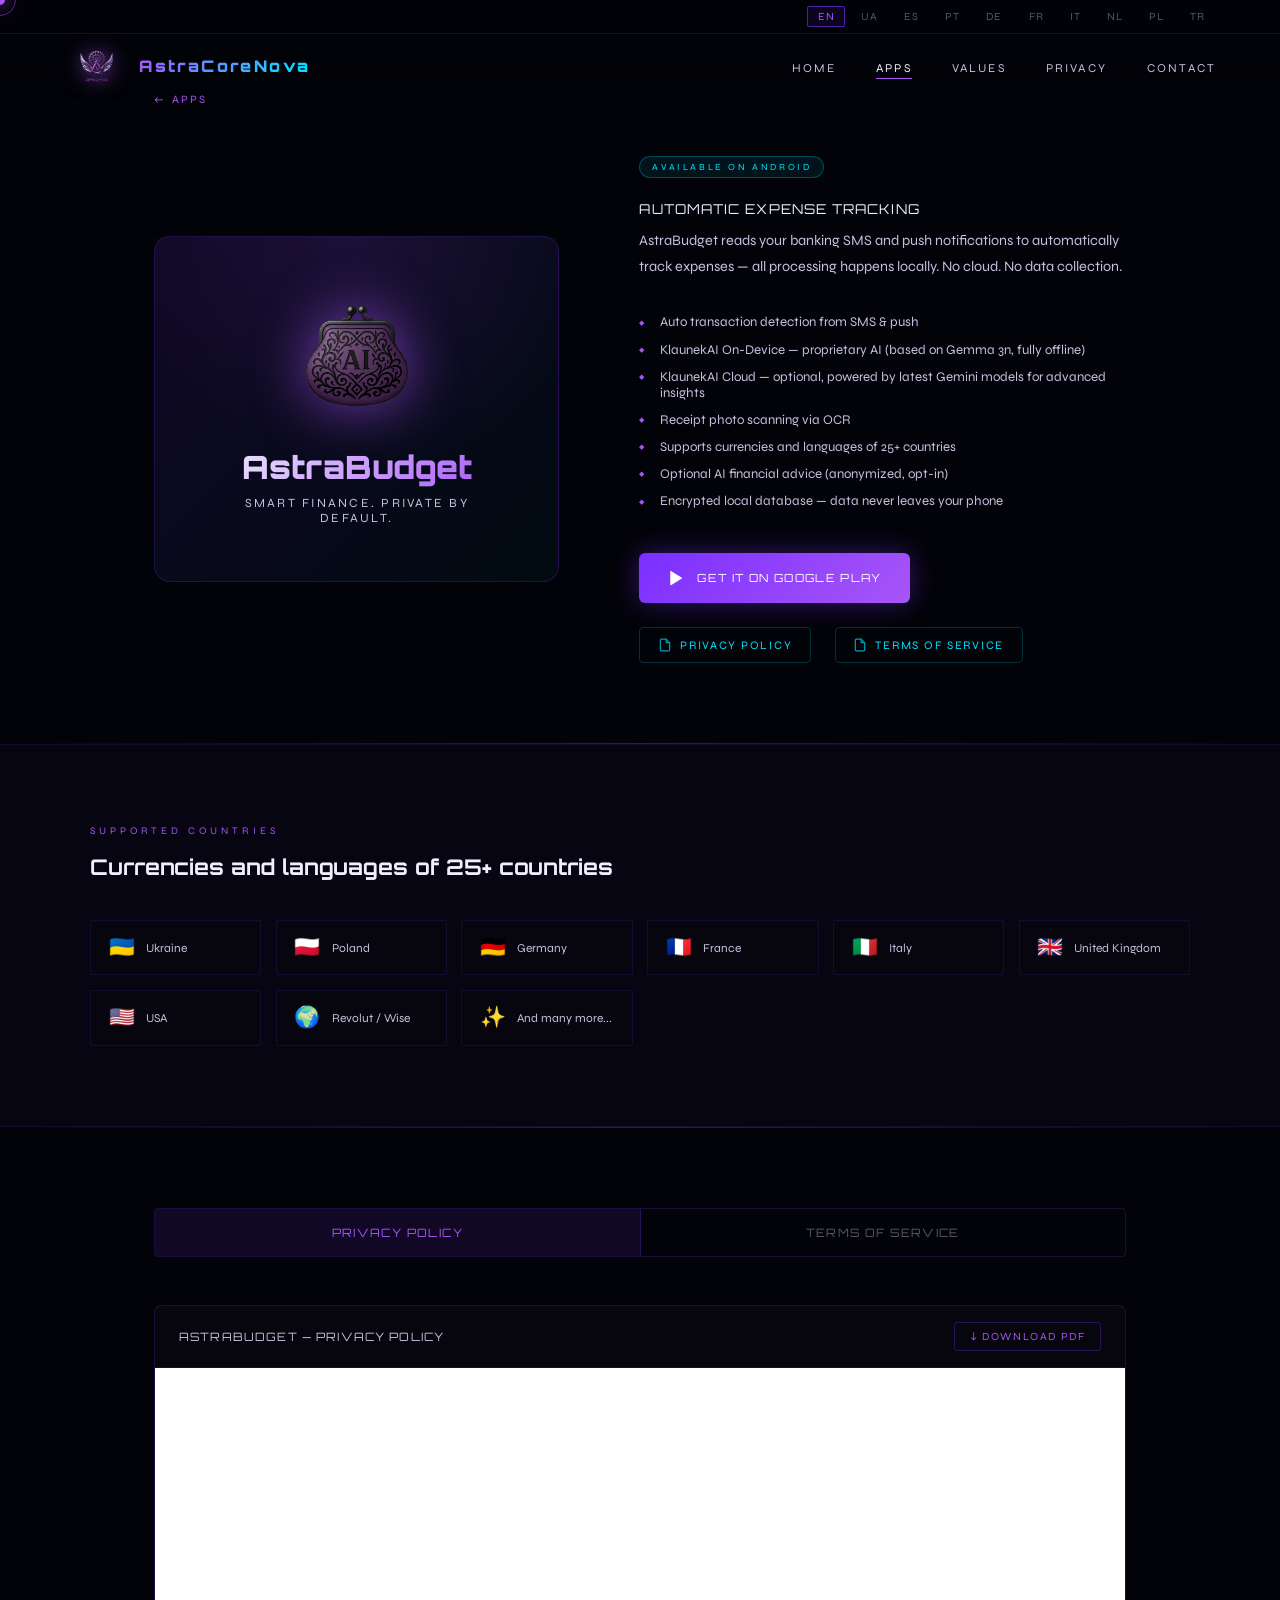
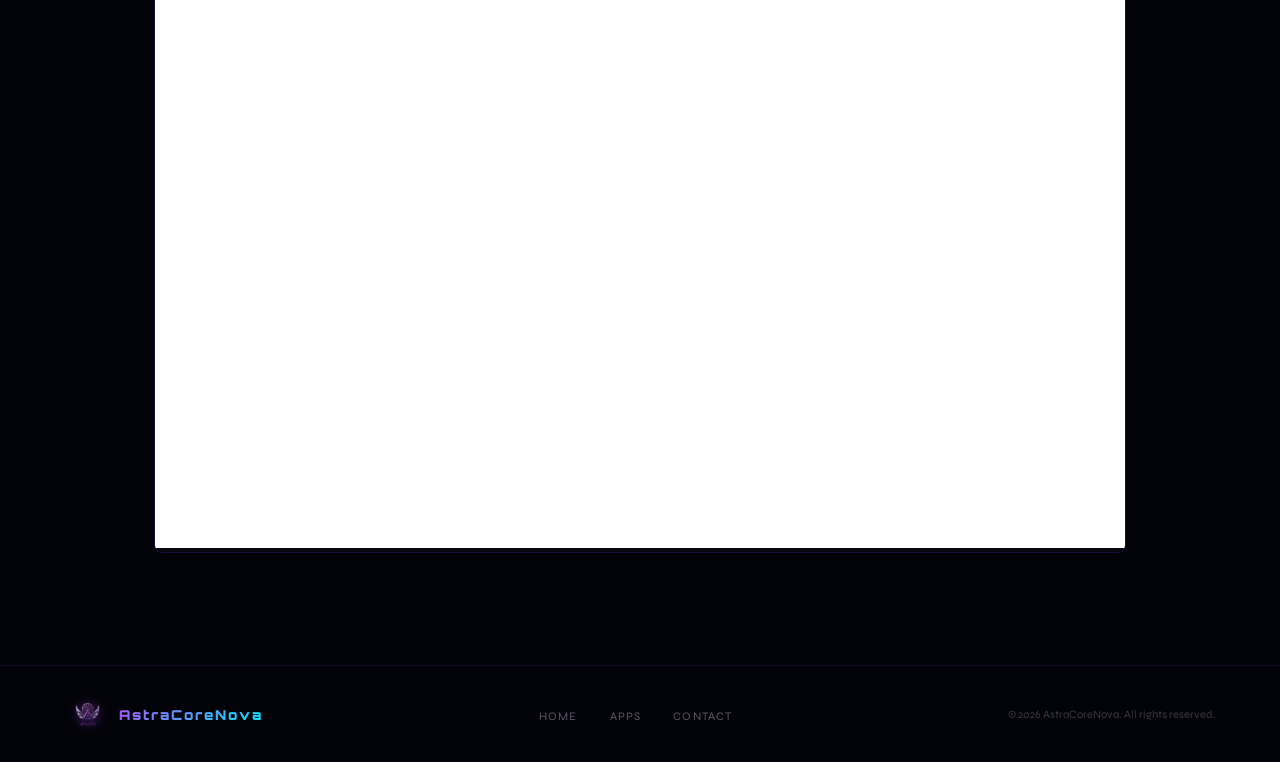
<file: astrabudget.html>
<!DOCTYPE html>
<html lang="en">
<head>
<meta charset="UTF-8">
<meta name="viewport" content="width=device-width, initial-scale=1.0">
<title>AstraBudget — AstraCoreNova</title>
<link href="https://fonts.googleapis.com/css2?family=Orbitron:wght@400;700;900&family=Syne:wght@300;400;600&display=swap" rel="stylesheet">
<style>
:root{--void:#020308;--deep:#07060f;--purple:#7b2fff;--glow:#a855f7;--dim:#4c1d95;--silver:#c8bfde;--white:#f0eeff;--cyan:#00e5ff;--pink:#ff6ef7;}
*{margin:0;padding:0;box-sizing:border-box;}
html{scroll-behavior:smooth;}
body{background:var(--void);color:var(--white);font-family:'Syne',sans-serif;overflow-x:hidden;cursor:none;}
#cur{position:fixed;width:10px;height:10px;background:var(--glow);border-radius:50%;pointer-events:none;z-index:9999;transform:translate(-50%,-50%);box-shadow:0 0 16px var(--glow);}
#cur2{position:fixed;width:32px;height:32px;border:1px solid rgba(168,85,247,.45);border-radius:50%;pointer-events:none;z-index:9998;transform:translate(-50%,-50%);}
.lbar{position:fixed;top:0;left:0;right:0;z-index:200;background:rgba(2,3,8,.97);border-bottom:1px solid rgba(123,47,255,.2);padding:.35rem 4rem;display:flex;justify-content:flex-end;flex-wrap:wrap;gap:.3rem;}
.lb{background:none;border:1px solid transparent;color:rgba(200,191,222,.45);font-family:'Syne',sans-serif;font-size:.68rem;letter-spacing:.1em;padding:.2rem .6rem;cursor:none;transition:all .2s;border-radius:2px;text-transform:uppercase;}
.lb:hover{color:var(--silver);border-color:rgba(123,47,255,.3);}
.lb.on{color:var(--glow);border-color:rgba(123,47,255,.6);background:rgba(123,47,255,.1);}
nav{position:fixed;top:32px;left:0;right:0;z-index:100;padding:1rem 4rem;display:flex;align-items:center;justify-content:space-between;background:linear-gradient(to bottom,rgba(2,3,8,.95),transparent);}
.hamburger{display:none;flex-direction:column;gap:5px;background:none;border:none;cursor:pointer;padding:.4rem;}
.hamburger span{display:block;width:22px;height:2px;background:var(--silver);transition:all .3s;}
.hamburger.open span:nth-child(1){transform:translateY(7px) rotate(45deg);}
.hamburger.open span:nth-child(2){opacity:0;}
.hamburger.open span:nth-child(3){transform:translateY(-7px) rotate(-45deg);}
.mobile-menu{display:none;position:fixed;top:0;left:0;right:0;bottom:0;background:rgba(2,3,8,.97);z-index:99;flex-direction:column;align-items:center;justify-content:center;gap:2rem;}
.mobile-menu.open{display:flex;}
.mobile-menu a{color:var(--silver);text-decoration:none;font-family:'Orbitron',monospace;font-size:1.1rem;letter-spacing:.2em;text-transform:uppercase;transition:color .3s;}
.mobile-menu a:hover{color:var(--white);}
.nlogo{display:flex;align-items:center;gap:.65rem;text-decoration:none;}
.nlogo img{height:36px;width:auto;filter:drop-shadow(0 0 10px rgba(168,85,247,.7));transition:filter .3s;}
.nlogo:hover img{filter:drop-shadow(0 0 18px rgba(168,85,247,1));}
.nlogo-t{font-family:'Orbitron',monospace;font-weight:900;font-size:1rem;letter-spacing:.15em;background:linear-gradient(135deg,var(--glow),var(--cyan));-webkit-background-clip:text;-webkit-text-fill-color:transparent;}
.nlinks{display:flex;gap:2.5rem;list-style:none;}
.nlinks a{color:var(--silver);text-decoration:none;font-size:.75rem;letter-spacing:.18em;text-transform:uppercase;transition:color .3s;position:relative;cursor:none;}
.nlinks a::after{content:'';position:absolute;bottom:-4px;left:0;width:0;height:1px;background:var(--glow);transition:width .3s;}
.nlinks a:hover{color:var(--white);}
.nlinks a:hover::after,.nlinks a.active::after{width:100%;}
.nlinks a.active{color:var(--white);}
.div{width:100%;height:1px;background:linear-gradient(to right,transparent,rgba(123,47,255,.4),transparent);}
.stag{font-size:.63rem;letter-spacing:.4em;text-transform:uppercase;color:var(--glow);margin-bottom:1rem;display:block;}
.stitle{font-family:'Orbitron',monospace;font-size:clamp(1.6rem,2.8vw,2.5rem);font-weight:700;margin-bottom:1.5rem;}
.rev{opacity:0;transform:translateY(28px);transition:opacity .8s,transform .8s;}
.rev.on{opacity:1;transform:none;}
/* Breadcrumb */
.breadcrumb{padding:5.5rem 4rem 0;max-width:1100px;margin:0 auto;}
.breadcrumb a{display:inline-flex;align-items:center;gap:.4rem;color:var(--glow);text-decoration:none;font-size:.7rem;letter-spacing:.2em;text-transform:uppercase;cursor:none;transition:gap .2s;}
.breadcrumb a:hover{gap:.65rem;}
/* App Hero */
.ab-hero{max-width:1100px;margin:0 auto;padding:3rem 4rem 5rem;display:grid;grid-template-columns:1fr 1.2fr;gap:5rem;align-items:center;}
.ab-vis{background:linear-gradient(135deg,rgba(123,47,255,.12),rgba(0,229,255,.04));border:1px solid rgba(123,47,255,.22);border-radius:16px;padding:3.5rem;text-align:center;position:relative;overflow:visible;}
.ab-vis::before{content:'';position:absolute;inset:0;background:radial-gradient(circle at 50% 0%,rgba(168,85,247,.1),transparent 60%);}
.ab-logo{width:130px;height:130px;object-fit:contain;display:block;margin:0 auto 1.5rem;filter:drop-shadow(0 0 28px rgba(168,85,247,.65));transition:filter .3s;}
.ab-vis:hover .ab-logo{filter:drop-shadow(0 0 44px rgba(168,85,247,.9));}
.ab-name{font-family:'Orbitron',monospace;font-size:clamp(1.2rem,7vw,2rem);font-weight:900;background:linear-gradient(135deg,var(--white),var(--glow));-webkit-background-clip:text;-webkit-text-fill-color:transparent;margin-bottom:.5rem;word-break:break-word;}
.ab-sub{color:var(--silver);font-size:.78rem;letter-spacing:.18em;text-transform:uppercase;}
.ab-badge{display:inline-block;font-size:.58rem;letter-spacing:.28em;text-transform:uppercase;padding:.22rem .75rem;border-radius:2rem;margin-bottom:1.4rem;background:rgba(0,229,255,.08);color:var(--cyan);border:1px solid rgba(0,229,255,.25);}
.ab-dtitle{font-family:'Orbitron',monospace;font-size:.85rem;color:var(--white);margin-bottom:.7rem;text-transform:uppercase;letter-spacing:.08em;}
.ab-desc{color:var(--silver);font-size:.9rem;line-height:1.8;font-weight:300;margin-bottom:1.8rem;}
.ab-feats{list-style:none;margin-bottom:2.4rem;}
.ab-feats li{color:var(--silver);font-size:.83rem;padding:.35rem 0 .35rem 1.3rem;position:relative;font-weight:300;}
.ab-feats li::before{content:'◆';position:absolute;left:0;color:var(--glow);font-size:.45rem;top:.55rem;}
/* Play button */
.play-btn{display:inline-flex;align-items:center;gap:.7rem;padding:1rem 1.8rem;background:linear-gradient(135deg,var(--purple),var(--glow));color:#fff;border-radius:6px;text-decoration:none;font-family:'Orbitron',monospace;font-size:.7rem;letter-spacing:.12em;text-transform:uppercase;margin-bottom:1.5rem;cursor:none;transition:all .3s;box-shadow:0 0 28px rgba(123,47,255,.4);}
.play-btn:hover{transform:translateY(-2px);box-shadow:0 0 48px rgba(123,47,255,.7);}
/* Doc links */
.doc-links{display:flex;gap:1.5rem;flex-wrap:wrap;}
.doc-link{display:inline-flex;align-items:center;gap:.5rem;color:var(--cyan);text-decoration:none;font-size:.72rem;letter-spacing:.15em;text-transform:uppercase;padding:.6rem 1.1rem;border:1px solid rgba(0,229,255,.2);border-radius:4px;transition:all .25s;cursor:none;}
.doc-link:hover{border-color:rgba(0,229,255,.5);background:rgba(0,229,255,.05);}
.doc-link svg{opacity:.7;}
/* Countries */
.countries-wrap{background:rgba(123,47,255,.04);border-top:1px solid rgba(123,47,255,.14);border-bottom:1px solid rgba(123,47,255,.14);padding:5rem 4rem;}
.countries-inner{max-width:1100px;margin:0 auto;}
.cgrid{display:grid;grid-template-columns:repeat(auto-fill,minmax(155px,1fr));gap:.9rem;margin-top:2.5rem;}
.ci{background:var(--deep);border:1px solid rgba(123,47,255,.14);padding:.9rem 1.1rem;display:flex;align-items:center;gap:.7rem;border-radius:2px;transition:border-color .3s;}
.ci:hover{border-color:rgba(123,47,255,.38);}
.cflag{font-size:1.3rem;}
.cname{font-size:.75rem;color:var(--silver);font-weight:300;}
/* Docs section */
.docs-wrap{max-width:1100px;margin:0 auto;padding:5rem 4rem 7rem;}
.docs-tabs{display:flex;margin-bottom:3rem;border:1px solid rgba(123,47,255,.22);border-radius:4px;overflow:hidden;}
.docs-tab{flex:1;padding:1rem;font-family:'Orbitron',monospace;font-size:.72rem;letter-spacing:.12em;text-transform:uppercase;background:transparent;border:none;color:rgba(200,191,222,.45);cursor:none;transition:all .25s;}
.docs-tab:not(:last-child){border-right:1px solid rgba(123,47,255,.22);}
.docs-tab:hover{color:var(--silver);background:rgba(123,47,255,.04);}
.docs-tab.active{background:rgba(123,47,255,.12);color:var(--glow);}
.doc-panel{display:none;}
.doc-panel.active{display:block;}
/* PDF viewer */
.pdf-viewer-wrap{background:var(--deep);border:1px solid rgba(123,47,255,.2);border-radius:8px;overflow:hidden;}
.pdf-toolbar{padding:1rem 1.5rem;display:flex;align-items:center;justify-content:space-between;border-bottom:1px solid rgba(123,47,255,.15);flex-wrap:wrap;gap:.8rem;}
.pdf-title{font-family:'Orbitron',monospace;font-size:.72rem;letter-spacing:.1em;text-transform:uppercase;color:var(--silver);}
.pdf-download{display:inline-flex;align-items:center;gap:.45rem;color:var(--glow);text-decoration:none;font-size:.68rem;letter-spacing:.15em;text-transform:uppercase;padding:.45rem .9rem;border:1px solid rgba(123,47,255,.3);border-radius:3px;transition:all .2s;cursor:none;}
.pdf-download:hover{background:rgba(123,47,255,.1);border-color:var(--glow);}
.pdf-frame{width:100%;height:780px;border:none;background:#fff;}
.pdf-fallback{display:none;padding:3rem;text-align:center;}
.pdf-fallback p{color:var(--silver);font-size:.88rem;margin-bottom:1.5rem;}
.btn-p{display:inline-flex;align-items:center;gap:.55rem;padding:.85rem 2rem;font-family:'Orbitron',monospace;font-size:.7rem;letter-spacing:.15em;text-transform:uppercase;border-radius:4px;text-decoration:none;cursor:none;transition:all .3s;background:linear-gradient(135deg,var(--purple),var(--glow));color:#fff;border:none;box-shadow:0 0 28px rgba(123,47,255,.4);}
.btn-p:hover{transform:translateY(-2px);box-shadow:0 0 48px rgba(123,47,255,.7);}
/* Footer */
footer{border-top:1px solid rgba(123,47,255,.13);padding:2.2rem 4rem;display:flex;justify-content:space-between;align-items:center;flex-wrap:wrap;gap:1.2rem;}
.flogo{display:flex;align-items:center;gap:.5rem;text-decoration:none;}
.flogo img{height:26px;width:auto;filter:drop-shadow(0 0 6px rgba(168,85,247,.45));}
.flogo-t{font-family:'Orbitron',monospace;font-weight:900;font-size:.85rem;letter-spacing:.15em;background:linear-gradient(135deg,var(--glow),var(--cyan));-webkit-background-clip:text;-webkit-text-fill-color:transparent;}
.flinks{display:flex;gap:2rem;list-style:none;flex-wrap:wrap;}
.flinks a{color:rgba(200,191,222,.45);text-decoration:none;font-size:.72rem;letter-spacing:.1em;text-transform:uppercase;transition:color .3s;cursor:none;}
.flinks a:hover{color:var(--silver);}
.fcopy{color:rgba(200,191,222,.28);font-size:.7rem;}
::-webkit-scrollbar{width:3px;}
::-webkit-scrollbar-track{background:var(--void);}
::-webkit-scrollbar-thumb{background:var(--dim);}
@media(max-width:900px){
  body{cursor:auto;}
  #cur,#cur2{display:none;}
  .lbar{padding:.3rem .8rem;gap:.15rem;justify-content:center;}
  .lb{font-size:.6rem;padding:.18rem .45rem;}
  nav{padding:.8rem 1.2rem;top:50px;}
  .nlinks{display:none;}
  .hamburger{display:flex;}
  .nlogo-t{font-size:.85rem;}
  .nlogo img{height:28px;}
  .breadcrumb{padding:4.5rem 1.2rem 0;}
  .ab-hero{grid-template-columns:1fr;gap:2rem;padding:1.8rem 1.2rem 3.5rem;}
  .ab-vis{padding:2rem 1.4rem;}
  .ab-logo{width:100px;height:100px;}
  .ab-name{font-size:1.5rem;}
  .ab-dtitle{font-size:.78rem;}
  .ab-desc{font-size:.85rem;}
  .ab-feats li{font-size:.8rem;}
  .play-btn{font-size:.65rem;padding:.85rem 1.4rem;}
  .doc-links{flex-direction:column;gap:.75rem;}
  .doc-link{font-size:.68rem;}
  .countries-wrap{padding:3.5rem 1.2rem;}
  .cgrid{grid-template-columns:repeat(auto-fill,minmax(130px,1fr));gap:.7rem;}
  .docs-wrap{padding:3.5rem 1.2rem 5rem;}
  .docs-tab{font-size:.62rem;padding:.8rem .5rem;letter-spacing:.06em;}
  .pdf-frame{height:480px;}
  .pdf-toolbar{padding:.8rem 1rem;}
  .pdf-title{font-size:.65rem;}
  .pdf-download{font-size:.62rem;padding:.38rem .7rem;}
  footer{padding:1.5rem 1.2rem;flex-direction:column;align-items:flex-start;gap:.9rem;}
  .flinks{gap:1.2rem;}
}
@media(max-width:400px){
  .lb{font-size:.55rem;padding:.15rem .35rem;}
  .ab-logo{width:80px;height:80px;}
  .pdf-frame{height:380px;}
  .docs-tab{font-size:.55rem;letter-spacing:.03em;}
}
</style>
</head>
<body>
<div id="cur"></div><div id="cur2"></div>

<div class="lbar">
  <button class="lb on" onclick="setLang('en')">EN</button>
  <button class="lb" onclick="setLang('uk')">UA</button>
  <button class="lb" onclick="setLang('es')">ES</button>
  <button class="lb" onclick="setLang('pt')">PT</button>
  <button class="lb" onclick="setLang('de')">DE</button>
  <button class="lb" onclick="setLang('fr')">FR</button>
  <button class="lb" onclick="setLang('it')">IT</button>
  <button class="lb" onclick="setLang('nl')">NL</button>
  <button class="lb" onclick="setLang('pl')">PL</button>
  <button class="lb" onclick="setLang('tr')">TR</button>
</div>

<nav>
  <a href="index.html" class="nlogo">
    <img src="logo.png" alt="AstraCoreNova">
    <span class="nlogo-t">AstraCoreNova</span>
  </a>
  <ul class="nlinks">
    <li><a href="index.html" data-i="nav_home">Home</a></li>
    <li><a href="apps.html" class="active" data-i="nav_apps">Apps</a></li>
    <li><a href="index.html#values" data-i="nav_val">Values</a></li>
    <li><a href="index.html#privacy" data-i="nav_priv">Privacy</a></li>
    <li><a href="index.html#contact" data-i="nav_con">Contact</a></li>
  </ul>
  <button class="hamburger" onclick="toggleMenu()" id="hamburger">
    <span></span><span></span><span></span>
  </button>
</nav>
<div class="mobile-menu" id="mobileMenu">
  <a href="index.html" data-i="nav_home" onclick="closeMenu()">Home</a>
  <a href="apps.html" data-i="nav_apps" onclick="closeMenu()">Apps</a>
  <a href="index.html#values" data-i="nav_val" onclick="closeMenu()">Values</a>
  <a href="index.html#privacy" data-i="nav_priv" onclick="closeMenu()">Privacy</a>
  <a href="index.html#contact" data-i="nav_con" onclick="closeMenu()">Contact</a>
</div>

<div class="breadcrumb">
  <a href="apps.html">← <span data-i="ab_back">Apps</span></a>
</div>

<div class="ab-hero">
  <div class="ab-vis rev">
    <img src="logo.AstraBudget.png" alt="AstraBudget" class="ab-logo">
    <div class="ab-name">AstraBudget</div>
    <div class="ab-sub" data-i="a_tag2">Smart finance. Private by default.</div>
  </div>
  <div class="rev">
    <span class="ab-badge" data-i="a_badge">Available on Android</span>
    <div class="ab-dtitle" data-i="a_dtitle">Automatic expense tracking</div>
    <p class="ab-desc" data-i="a_desc">AstraBudget reads your banking SMS and push notifications to automatically track expenses — all processing happens locally. No cloud. No data collection.</p>
    <ul class="ab-feats">
      <li data-i="af1">Auto transaction detection from SMS &amp; push</li>
      <li data-i="af2">KlaunekAI On-Device — proprietary AI (based on Gemma 3n, fully offline)</li>
      <li data-i="af2b">KlaunekAI Cloud — optional, powered by latest Gemini models for advanced insights</li>
      <li data-i="af3">Receipt photo scanning via OCR</li>
      <li data-i="af4">Supports currencies and languages of 25+ countries</li>
      <li data-i="af5">Optional AI financial advice (anonymized, opt-in)</li>
      <li data-i="af6">Encrypted local database — data never leaves your phone</li>
    </ul>
    <a href="https://play.google.com/store/apps/details?id=com.autoexpense.app" target="_blank" class="play-btn">
      <svg width="18" height="18" viewBox="0 0 24 24" fill="currentColor"><path d="M3 20.5v-17c0-.83 1-.83 1.5-.5l14 8.5c.5.3.5 1 0 1.3l-14 8.5c-.5.3-1.5.3-1.5-.8z"/></svg>
      <span data-i="a_play">Get it on Google Play</span>
    </a>
    <div class="doc-links">
      <a href="#privacy-policy" class="doc-link" onclick="switchTab('pp');scrollToDoc()">
        <svg width="14" height="14" viewBox="0 0 24 24" fill="none" stroke="currentColor" stroke-width="2"><path d="M14 2H6a2 2 0 0 0-2 2v16a2 2 0 0 0 2 2h12a2 2 0 0 0 2-2V8z"/><polyline points="14 2 14 8 20 8"/></svg>
        <span data-i="a_pp">Privacy Policy</span>
      </a>
      <a href="#terms-of-service" class="doc-link" onclick="switchTab('tos');scrollToDoc()">
        <svg width="14" height="14" viewBox="0 0 24 24" fill="none" stroke="currentColor" stroke-width="2"><path d="M14 2H6a2 2 0 0 0-2 2v16a2 2 0 0 0 2 2h12a2 2 0 0 0 2-2V8z"/><polyline points="14 2 14 8 20 8"/></svg>
        <span data-i="a_tos">Terms of Service</span>
      </a>
    </div>
  </div>
</div>

<div class="div"></div>

<div class="countries-wrap">
  <div class="countries-inner">
    <span class="stag" data-i="c_tag">Supported Countries</span>
    <h3 class="stitle rev" style="font-size:1.35rem" data-i="c_title">Currencies and languages of 25+ countries</h3>
    <div class="cgrid">
      <div class="ci rev"><span class="cflag">🇺🇦</span><span class="cname">Ukraine</span></div>
      <div class="ci rev"><span class="cflag">🇵🇱</span><span class="cname">Poland</span></div>
      <div class="ci rev"><span class="cflag">🇩🇪</span><span class="cname">Germany</span></div>
      <div class="ci rev"><span class="cflag">🇫🇷</span><span class="cname">France</span></div>
      <div class="ci rev"><span class="cflag">🇮🇹</span><span class="cname">Italy</span></div>
      <div class="ci rev"><span class="cflag">🇬🇧</span><span class="cname">United Kingdom</span></div>
      <div class="ci rev"><span class="cflag">🇺🇸</span><span class="cname">USA</span></div>
      <div class="ci rev"><span class="cflag">🌍</span><span class="cname">Revolut / Wise</span></div>
      <div class="ci rev"><span class="cflag">✨</span><span class="cname" data-i="c_more">And many more...</span></div>
    </div>
  </div>
</div>

<div class="div"></div>

<div class="docs-wrap" id="docs-section">
  <div class="docs-tabs">
    <button class="docs-tab active" id="tab-pp" onclick="switchTab('pp')" data-i="a_pp">Privacy Policy</button>
    <button class="docs-tab" id="tab-tos" onclick="switchTab('tos')" data-i="a_tos">Terms of Service</button>
  </div>

  <div class="doc-panel active" id="panel-pp">
    <div class="pdf-viewer-wrap">
      <div class="pdf-toolbar">
        <span class="pdf-title" data-i="pp_toolbar_title">AstraBudget — Privacy Policy</span>
        <a id="pp-download" href="#" download class="pdf-download" data-i="pp_download">
          ↓ Download PDF
        </a>
      </div>
      <iframe id="pp-frame" class="pdf-frame" src="" title="Privacy Policy"></iframe>
      <div class="pdf-fallback" id="pp-fallback">
        <p data-i="pdf_fallback">Your browser cannot display the PDF inline.</p>
        <a id="pp-fallback-link" href="#" class="btn-p" data-i="pp_download">↓ Download PDF</a>
      </div>
    </div>
  </div>

  <div class="doc-panel" id="panel-tos">
    <div class="pdf-viewer-wrap">
      <div class="pdf-toolbar">
        <span class="pdf-title" data-i="tos_toolbar_title">AstraBudget — Terms of Service</span>
        <a id="tos-download" href="#" download class="pdf-download" data-i="tos_download">
          ↓ Download PDF
        </a>
      </div>
      <iframe id="tos-frame" class="pdf-frame" src="" title="Terms of Service"></iframe>
      <div class="pdf-fallback" id="tos-fallback">
        <p data-i="pdf_fallback">Your browser cannot display the PDF inline.</p>
        <a id="tos-fallback-link" href="#" class="btn-p" data-i="tos_download">↓ Download PDF</a>
      </div>
    </div>
  </div>
</div>

<footer>
  <a href="index.html" class="flogo"><img src="logo.png" alt="AstraCoreNova"><span class="flogo-t">AstraCoreNova</span></a>
  <ul class="flinks">
    <li><a href="index.html" data-i="nav_home">Home</a></li>
    <li><a href="apps.html" data-i="nav_apps">Apps</a></li>
    <li><a href="index.html#contact" data-i="nav_con">Contact</a></li>
  </ul>
  <span class="fcopy" data-i="f_copy">© 2026 AstraCoreNova. All rights reserved.</span>
</footer>

<script>
// CURSOR
const C=document.getElementById('cur'),C2=document.getElementById('cur2');
let mx=0,my=0,rx=0,ry=0;
document.addEventListener('mousemove',e=>{mx=e.clientX;my=e.clientY;C.style.left=mx+'px';C.style.top=my+'px';});
(function loop(){rx+=(mx-rx)*.12;ry+=(my-ry)*.12;C2.style.left=rx+'px';C2.style.top=ry+'px';requestAnimationFrame(loop);})();

// REVEAL
document.querySelectorAll('.rev').forEach(el=>{new IntersectionObserver(entries=>{entries.forEach(e=>{if(e.isIntersecting)e.target.classList.add('on');});},{threshold:.1}).observe(el);});

// Оновлені шляхи до всіх PDF
const PDF_PP = {
  en: 'privacy-policy/pp-en.pdf',
  uk: 'privacy-policy/pp-uk.pdf',
  es: 'privacy-policy/pp-es.pdf',
  pt: 'privacy-policy/pp-pt.pdf',
  de: 'privacy-policy/pp-de.pdf',
  fr: 'privacy-policy/pp-fr.pdf',
  it: 'privacy-policy/pp-it.pdf',
  nl: 'privacy-policy/pp-nl.pdf',
  pl: 'privacy-policy/pp-pl.pdf',
  tr: 'privacy-policy/pp-tr.pdf'
};
const PDF_TOS = {
  en: 'tos/tos-en.pdf',
  uk: 'tos/tos-uk.pdf',
  es: 'tos/tos-es.pdf',
  pt: 'tos/tos-pt.pdf',
  de: 'tos/tos-de.pdf',
  fr: 'tos/tos-fr.pdf',
  it: 'tos/tos-it.pdf',
  nl: 'tos/tos-nl.pdf',
  pl: 'tos/tos-pl.pdf',
  tr: 'tos/tos-tr.pdf'
};

function updatePDFLinks(l){
  const pp=PDF_PP[l]||PDF_PP.en;
  const tos=PDF_TOS[l]||PDF_TOS.en;
  document.getElementById('pp-frame').src=pp;
  document.getElementById('pp-download').href=pp;
  document.getElementById('pp-fallback-link').href=pp;
  document.getElementById('tos-frame').src=tos;
  document.getElementById('tos-download').href=tos;
  document.getElementById('tos-fallback-link').href=tos;
}

// TAB SWITCHING
function switchTab(tab){
  document.querySelectorAll('.docs-tab').forEach(t=>t.classList.remove('active'));
  document.querySelectorAll('.doc-panel').forEach(p=>p.classList.remove('active'));
  document.getElementById('tab-'+tab).classList.add('active');
  document.getElementById('panel-'+tab).classList.add('active');
}
function scrollToDoc(){
  setTimeout(()=>document.getElementById('docs-section').scrollIntoView({behavior:'smooth'}),80);
}

// Handle hash on load
window.addEventListener('DOMContentLoaded',()=>{
  if(location.hash==='#terms-of-service')switchTab('tos');
  else switchTab('pp');
});

// TRANSLATIONS
const T={
en:{nav_home:'Home',nav_apps:'Apps',nav_val:'Values',nav_priv:'Privacy',nav_con:'Contact',ab_back:'Apps',a_tag2:'Smart finance. Private by default.',a_badge:'Available on Android',a_dtitle:'Automatic expense tracking',a_desc:'AstraBudget reads your banking SMS and push notifications to automatically track expenses — all processing happens locally. No cloud. No data collection.',af1:'Auto transaction detection from SMS & push',af2:'KlaunekAI On-Device — proprietary AI (based on Gemma 3n, fully offline)',af2b:'KlaunekAI Cloud — optional, powered by latest Gemini models for advanced insights',af3:'Receipt photo scanning via OCR',af4:'Supports currencies and languages of 25+ countries',af5:'Optional AI financial advice (anonymized, opt-in)',af6:'Encrypted local database — data never leaves your phone',a_play:'Get it on Google Play',a_pp:'Privacy Policy',a_tos:'Terms of Service',c_tag:'Supported Countries',c_title:'Currencies and languages of 25+ countries',c_more:'And many more...',pp_toolbar_title:'AstraBudget — Privacy Policy',tos_toolbar_title:'AstraBudget — Terms of Service',pp_download:'↓ Download PDF',tos_download:'↓ Download PDF',pdf_fallback:'Your browser cannot display the PDF inline.',f_pp:'Privacy Policy',f_copy:'© 2026 AstraCoreNova. All rights reserved.'},
uk:{nav_home:'Головна',nav_apps:'Додатки',nav_val:'Цінності',nav_priv:'Приватність',nav_con:'Контакт',ab_back:'Додатки',a_tag2:'Розумні фінанси. Приватність за замовчуванням.',a_badge:'Доступно на Android',a_dtitle:'Автоматичне відстеження витрат',a_desc:'AstraBudget читає SMS та push для відстеження витрат — вся обробка локально.',af1:'Автовизначення транзакцій з SMS та push',af2:'KlaunekAI На пристрої — AI на базі Gemma 3n, повністю офлайн',af2b:'KlaunekAI Хмарний — опційно, на базі новітніх моделей Gemini для розширеної аналітики',af3:'Сканування чеків через OCR',af4:'Підтримка валют та мов щонайменше 25 країн',af5:'Опційні AI-поради (анонімізовані)',af6:'Зашифрована локальна база — дані не залишають телефон',a_play:'Завантажити з Google Play',a_pp:'Політика конфіденційності',a_tos:'Умови використання',c_tag:'Підтримувані країни',c_title:'Валюти та мови 25+ країн',c_more:'Та інші...',pp_toolbar_title:'AstraBudget — Політика конфіденційності',tos_toolbar_title:'AstraBudget — Умови використання',pp_download:'↓ Завантажити PDF',tos_download:'↓ Завантажити PDF',pdf_fallback:'Ваш браузер не може відобразити PDF.',f_pp:'Політика конфіденційності',f_copy:'© 2026 AstraCoreNova. Всі права захищені.'},
es:{nav_home:'Inicio',nav_apps:'Apps',nav_val:'Valores',nav_priv:'Privacidad',nav_con:'Contacto',ab_back:'Apps',a_tag2:'Finanzas inteligentes. Privacidad por defecto.',a_badge:'Disponible en Android',a_dtitle:'Seguimiento automático de gastos',a_desc:'AstraBudget lee tus SMS y notificaciones para rastrear gastos — procesamiento 100% local.',af1:'Detección automática de transacciones',af2:'KlaunekAI On-Device — IA offline (basada en Gemma 3n)',af2b:'KlaunekAI Cloud — opcional (Gemini) para análisis avanzado',af3:'Escaneo de recibos por OCR',af4:'Soporta monedas e idiomas de más de 25 países',af5:'Consejos financieros de IA (anónimos)',af6:'Base de datos local encriptada',a_play:'Consíguelo en Google Play',a_pp:'Política de Privacidad',a_tos:'Términos de Servicio',c_tag:'Países Soportados',c_title:'Monedas e idiomas de 25+ países',c_more:'Y muchos más...',pp_toolbar_title:'AstraBudget — Política de Privacidad',tos_toolbar_title:'AstraBudget — Términos de Servicio',pp_download:'↓ Descargar PDF',tos_download:'↓ Descargar PDF',pdf_fallback:'Tu navegador no puede mostrar el PDF.',f_pp:'Política de Privacidad',f_copy:'© 2026 AstraCoreNova. Todos los derechos reservados.'},
pt:{nav_home:'Início',nav_apps:'Apps',nav_val:'Valores',nav_priv:'Privacidade',nav_con:'Contato',ab_back:'Apps',a_tag2:'Finanças inteligentes. Privacidade por padrão.',a_badge:'Disponível no Android',a_dtitle:'Rastreamento automático de despesas',a_desc:'AstraBudget lê seus SMS e notificações para rastrear despesas — processamento 100% local.',af1:'Detecção automática de transações',af2:'KlaunekAI On-Device — IA offline (baseada no Gemma 3n)',af2b:'KlaunekAI Cloud — opcional (Gemini) para análises avançadas',af3:'Digitalização de recibos por OCR',af4:'Suporta moedas e idiomas de mais de 25 países',af5:'Aconselhamento financeiro por IA (anônimo)',af6:'Banco de dados local criptografado',a_play:'Baixar no Google Play',a_pp:'Política de Privacidade',a_tos:'Termos de Serviço',c_tag:'Países Suportados',c_title:'Moedas e idiomas de 25+ países',c_more:'E muitos mais...',pp_toolbar_title:'AstraBudget — Política de Privacidade',tos_toolbar_title:'AstraBudget — Termos de Serviço',pp_download:'↓ Baixar PDF',tos_download:'↓ Baixar PDF',pdf_fallback:'Seu navegador não pode exibir o PDF.',f_pp:'Política de Privacidade',f_copy:'© 2026 AstraCoreNova. Todos os direitos reservados.'},
de:{nav_home:'Startseite',nav_apps:'Apps',nav_val:'Werte',nav_priv:'Datenschutz',nav_con:'Kontakt',ab_back:'Apps',a_tag2:'Smarte Finanzen. Datenschutz als Standard.',a_badge:'Verfügbar für Android',a_dtitle:'Automatische Ausgabenverfolgung',a_desc:'AstraBudget liest SMS und Push — Verarbeitung lokal. Keine Cloud.',af1:'Automatische Transaktionserkennung',af2:'KlaunekAI On-Device — KI auf Basis von Gemma 3n, vollständig offline',af2b:'KlaunekAI Cloud — optional, basierend auf den neuesten Gemini-Modellen für erweiterte Einblicke',af3:'Kassenbon-Scan via OCR',af4:'Unterstützt Währungen und Sprachen von 25+ Ländern',af5:'Optionale KI-Beratung (anonymisiert)',af6:'Verschlüsselte lokale Datenbank',a_play:'Jetzt bei Google Play',a_pp:'Datenschutzrichtlinie',a_tos:'Nutzungsbedingungen',c_tag:'Unterstützte Länder',c_title:'Währungen und Sprachen von 25+ Ländern',c_more:'Und viele mehr...',pp_toolbar_title:'AstraBudget — Datenschutzrichtlinie',tos_toolbar_title:'AstraBudget — Nutzungsbedingungen',pp_download:'↓ PDF herunterladen',tos_download:'↓ PDF herunterladen',pdf_fallback:'Ihr Browser kann das PDF nicht anzeigen.',f_pp:'Datenschutz',f_copy:'© 2026 AstraCoreNova. Alle Rechte vorbehalten.'},
fr:{nav_home:'Accueil',nav_apps:'Applications',nav_val:'Valeurs',nav_priv:'Confidentialité',nav_con:'Contact',ab_back:'Applications',a_tag2:'Finances intelligentes. Confidentialité par défaut.',a_badge:'Disponible sur Android',a_dtitle:'Suivi automatique des dépenses',a_desc:'AstraBudget lit SMS et push — traitement local uniquement.',af1:'Détection automatique des transactions',af2:'KlaunekAI On-Device — IA basée sur Gemma 3n, entièrement hors ligne',af2b:'KlaunekAI Cloud — optionnel, propulsé par les derniers modèles Gemini pour des analyses avancées',af3:'Scan de reçus via OCR',af4:'Prend en charge les devises et langues de plus de 25 pays',af5:'Conseils IA optionnels (anonymisés)',af6:'Base locale chiffrée',a_play:'Disponible sur Google Play',a_pp:'Politique de confidentialité',a_tos:"Conditions d'utilisation",c_tag:'Pays supportés',c_title:'Devises et langues de 25+ pays',c_more:'Et bien plus...',pp_toolbar_title:'AstraBudget — Politique de confidentialité',tos_toolbar_title:"AstraBudget — Conditions d'utilisation",pp_download:'↓ Télécharger PDF',tos_download:'↓ Télécharger PDF',pdf_fallback:'Votre navigateur ne peut pas afficher le PDF.',f_pp:'Confidentialité',f_copy:'© 2026 AstraCoreNova. Tous droits réservés.'},
it:{nav_home:'Home',nav_apps:'Applicazioni',nav_val:'Valori',nav_priv:'Privacy',nav_con:'Contatti',ab_back:'Applicazioni',a_tag2:'Finanze intelligenti. Privacy predefinita.',a_badge:'Disponibile su Android',a_dtitle:'Monitoraggio automatico spese',a_desc:'AstraBudget legge SMS e push — elaborazione locale.',af1:'Rilevamento automatico transazioni',af2:'KlaunekAI On-Device — IA basata su Gemma 3n, completamente offline',af2b:'KlaunekAI Cloud — opzionale, basato sugli ultimi modelli Gemini per analisi avanzate',af3:'Scansione ricevute via OCR',af4:'Supporta valute e lingue di oltre 25 paesi',af5:'Consigli IA opzionali (anonimi)',af6:'Database locale crittografato',a_play:'Scarica da Google Play',a_pp:'Informativa privacy',a_tos:'Termini di Servizio',c_tag:'Paesi supportati',c_title:'Valute e lingue di 25+ paesi',c_more:'E molti altri...',pp_toolbar_title:'AstraBudget — Informativa privacy',tos_toolbar_title:'AstraBudget — Termini di Servizio',pp_download:'↓ Scarica PDF',tos_download:'↓ Scarica PDF',pdf_fallback:'Il tuo browser non può visualizzare il PDF.',f_pp:'Privacy',f_copy:'© 2026 AstraCoreNova. Tutti i diritti riservati.'},
nl:{nav_home:'Home',nav_apps:'Apps',nav_val:'Waarden',nav_priv:'Privacy',nav_con:'Contact',ab_back:'Apps',a_tag2:'Slimme financiën. Privacy als standaard.',a_badge:'Beschikbaar op Android',a_dtitle:'Automatische uitgavenregistratie',a_desc:'AstraBudget leest SMS en pushmeldingen — lokale verwerking.',af1:'Automatische transactiedetectie',af2:'KlaunekAI On-Device — offline AI (Gemma 3n)',af2b:'KlaunekAI Cloud — optioneel (Gemini) voor geavanceerde inzichten',af3:'Scannen van bonnen via OCR',af4:'Ondersteunt valuta en talen van 25+ landen',af5:'Optioneel AI financieel advies (anoniem)',af6:'Gecodeerde lokale database',a_play:'Download in Google Play',a_pp:'Privacybeleid',a_tos:'Servicevoorwaarden',c_tag:'Ondersteunde Landen',c_title:'Valuta en talen van 25+ landen',c_more:'En nog veel meer...',pp_toolbar_title:'AstraBudget — Privacybeleid',tos_toolbar_title:'AstraBudget — Servicevoorwaarden',pp_download:'↓ PDF Downloaden',tos_download:'↓ PDF Downloaden',pdf_fallback:'Uw browser kan de PDF niet weergeven.',f_pp:'Privacybeleid',f_copy:'© 2026 AstraCoreNova. Alle rechten voorbehouden.'},
pl:{nav_home:'Strona główna',nav_apps:'Aplikacje',nav_val:'Wartości',nav_priv:'Prywatność',nav_con:'Kontakt',ab_back:'Aplikacje',a_tag2:'Inteligentne finanse. Prywatność domyślnie.',a_badge:'Dostępne na Androida',a_dtitle:'Automatyczne śledzenie wydatków',a_desc:'AstraBudget odczytuje SMS-y i push — przetwarzanie lokalnie.',af1:'Automatyczne wykrywanie transakcji',af2:'KlaunekAI On-Device — AI oparta na Gemma 3n, całkowicie offline',af2b:'KlaunekAI Cloud — opcjonalnie, napędzany najnowszymi modelami Gemini',af3:'Skanowanie paragonów via OCR',af4:'Obsługuje waluty i języki z ponad 25 krajów',af5:'Opcjonalne porady AI (anonimizowane)',af6:'Zaszyfrowana lokalna baza danych',a_play:'Pobierz z Google Play',a_pp:'Polityka prywatności',a_tos:'Warunki Korzystania',c_tag:'Obsługiwane kraje',c_title:'Waluty i języki 25+ krajów',c_more:'I wiele innych...',pp_toolbar_title:'AstraBudget — Polityka prywatności',tos_toolbar_title:'AstraBudget — Warunki Korzystania',pp_download:'↓ Pobierz PDF',tos_download:'↓ Pobierz PDF',pdf_fallback:'Twoja przeglądarka nie może wyświetlić PDF.',f_pp:'Polityka prywatności',f_copy:'© 2026 AstraCoreNova. Wszelkie prawa zastrzeżone.'},
tr:{nav_home:'Ana Sayfa',nav_apps:'Uygulamalar',nav_val:'Değerler',nav_priv:'Gizlilik',nav_con:'İletişim',ab_back:'Uygulamalar',a_tag2:'Akıllı finans. Varsayılan olarak gizli.',a_badge:'Android\'de Mevcut',a_dtitle:'Otomatik gider takibi',a_desc:'AstraBudget, harcamaları takip etmek için SMS ve bildirimleri okur — işlemler yereldir.',af1:'Otomatik işlem tespiti',af2:'KlaunekAI On-Device — çevrimdışı yapay zeka (Gemma 3n)',af2b:'KlaunekAI Cloud — gelişmiş analizler için isteğe bağlı (Gemini)',af3:'OCR ile fiş tarama',af4:'25+ ülkenin para birimlerini ve dillerini destekler',af5:'İsteğe bağlı YZ finansal tavsiyesi (anonim)',af6:'Şifreli yerel veritabanı',a_play:'Google Play\'den Alın',a_pp:'Gizlilik Politikası',a_tos:'Hizmet Şartları',c_tag:'Desteklenen Ülkeler',c_title:'25+ ülkenin para birimleri ve dilleri',c_more:'Ve çok daha fazlası...',pp_toolbar_title:'AstraBudget — Gizlilik Politikası',tos_toolbar_title:'AstraBudget — Hizmet Şartları',pp_download:'↓ PDF İndir',tos_download:'↓ PDF İndir',pdf_fallback:'Tarayıcınız PDF\'yi görüntüleyemiyor.',f_pp:'Gizlilik Politikası',f_copy:'© 2026 AstraCoreNova. Tüm hakları saklıdır.'}
};

let lang=localStorage.getItem('acn_lang')||'en';
function setLang(l){
  lang=l;
  localStorage.setItem('acn_lang',l);
  document.querySelectorAll('.lb').forEach(b=>b.classList.toggle('on',b.textContent===l.toUpperCase()));
  applyLang();
  updatePDFLinks(l);
}
function applyLang(){
  const t=T[lang];
  document.querySelectorAll('[data-i]').forEach(el=>{const k=el.getAttribute('data-i');if(t[k])el.textContent=t[k];});
}
function toggleMenu(){const h=document.getElementById('hamburger'),m=document.getElementById('mobileMenu');h.classList.toggle('open');m.classList.toggle('open');document.body.style.overflow=m.classList.contains('open')?'hidden':'';}
function closeMenu(){const h=document.getElementById('hamburger'),m=document.getElementById('mobileMenu');h.classList.remove('open');m.classList.remove('open');document.body.style.overflow='';}
// init
document.querySelectorAll('.lb').forEach(b=>b.classList.toggle('on',b.textContent===lang.toUpperCase()));
applyLang();
updatePDFLinks(lang);
</script>
</body>
</html>
</file>
